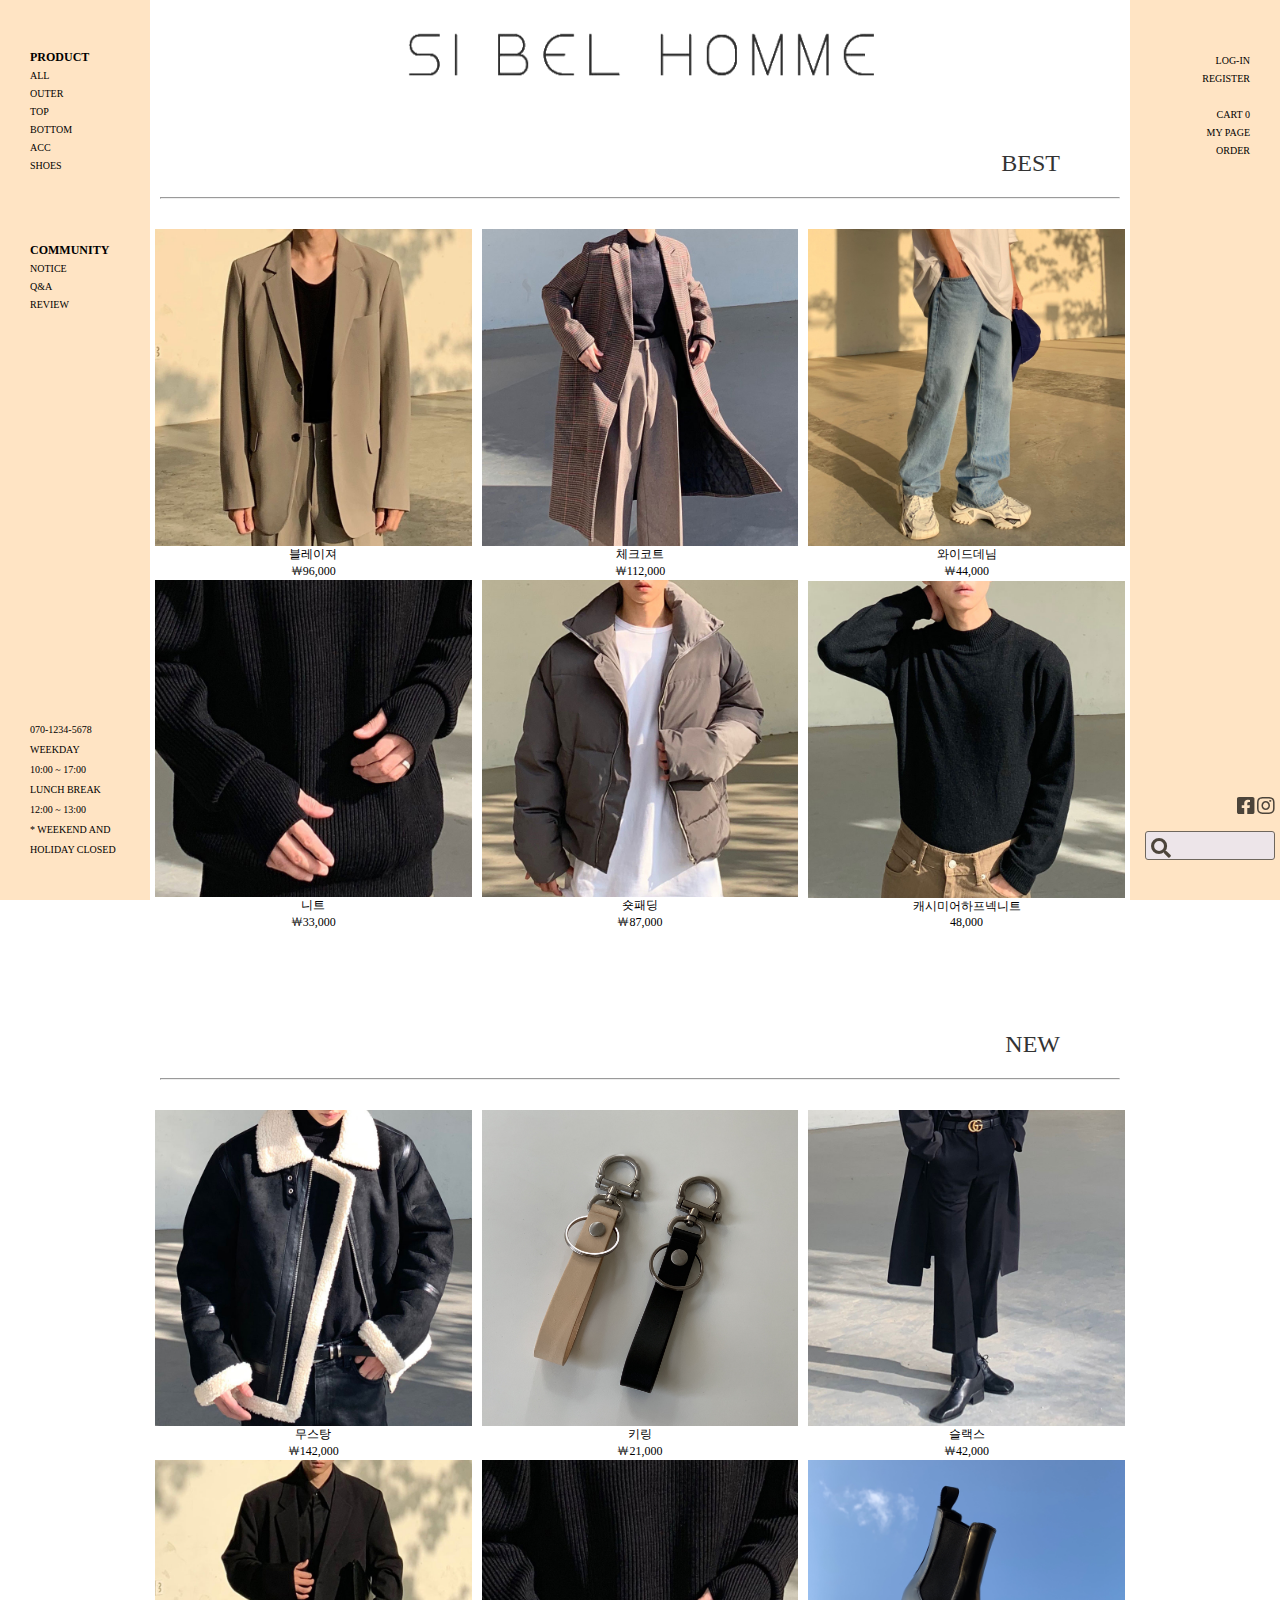
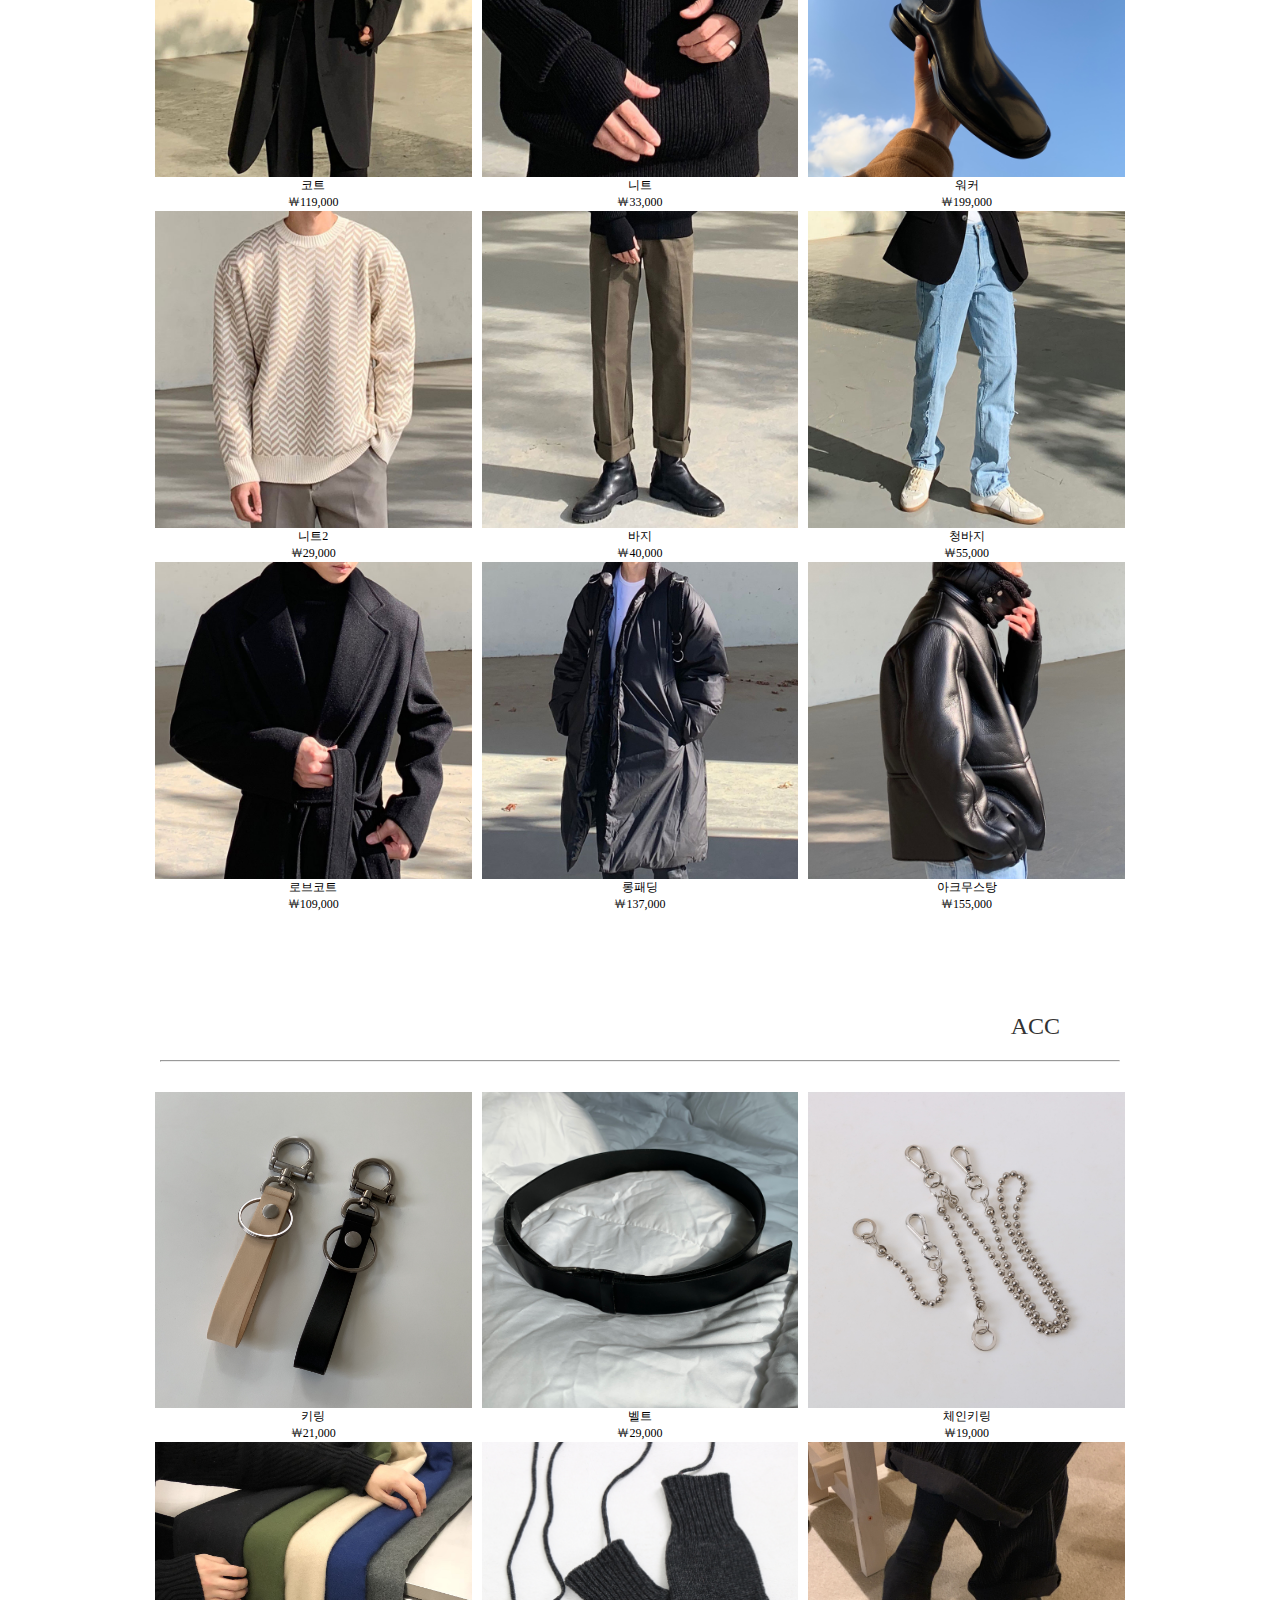
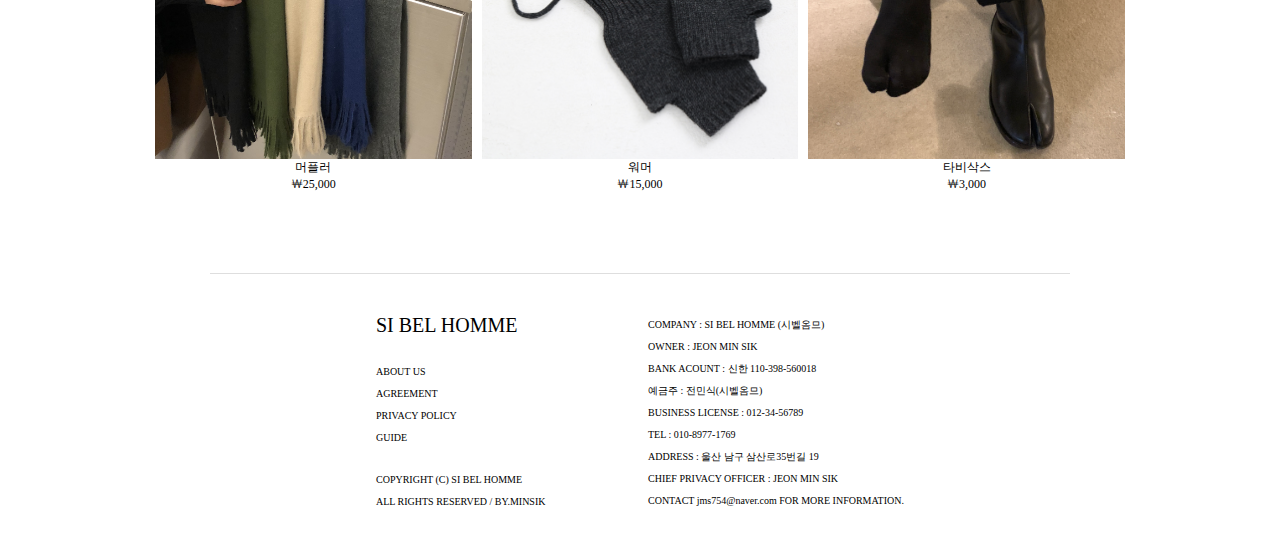
<file: index.html>
<!DOCTYPE html>
<html lang="ko">
<head>
    <meta charset="UTF-8">
    <meta name="viewport" content="width=device-width, initial-scale=1.0">
    <meta http-equiv="X-UA-Compatible" content="ie=edge">
    <title>SI BEL HOMME</title>
    <link rel="stylesheet" href="https://cdnjs.cloudflare.com/ajax/libs/font-awesome/5.11.2/css/all.min.css">
    <link rel="stylesheet" href="css/sibelhomme.css">
    <script src="js/mobilemenu.js"></script>
</head>
<body>
    <div class="wrapper">
        <div class="top">
            <nav id="mobile">
                <div class="product">
                    <ul>
                        <h3>PRODUCT</h3>
                        <li><a href="">ALL</a></li>
                        <li><a href="">OUTER</a></li>
                        <li><a href="">TOP</a></li>
                        <li><a href="">BOTTOM</a></li>
                        <li><a href="">ACC</a></li>
                        <li><a href="">SHOES</a></li>
                    </ul>
                </div>
                <div class="community">
                    <ul>
                        <h3>COMMUNITY</h3> 
                        <li><a href="">NOTICE</a></li>
                        <li><a href="">Q&A</a></li>
                        <li><a href="">REVIEW</a></li>
                    </ul>
                </div>
            <div class="user-area">
                <ul>
                    <li><a href="sibelhomme-login.html">LOG-IN</a></li>
                    <li><a href="register.html">REGISTER</a></li>
                    <li><a href="">CART </a><span>0</span></li>
                    <li><a href="">MY PAGE</a></li>
                    <li><a href="">ORDER</a></li>
                </ul>
            </div>
                <div class="search">
                    <div class="icon">
                        <a href="https://www.facebook.com/jeonminsik94" target="_blank">
                            <i class="fab fa-facebook-square fa-2x"></i>
                        </a>
                        <a href="https://www.instagram.com/sii.ki/" target="_blank">
                            <i class="fab fa-instagram fa-2x"></i>
                        </a>
                    </div>
                    
                <div class="cs-center">
                    <ul>
                        <li>070-1234-5678</li>
                        <li>WEEKDAY <br>
                            10:00 ~ 17:00</li>
                        <li>LUNCH BREAK <br>
                            12:00 ~ 13:00 </li>
                        <li>* WEEKEND AND <br>
                             HOLIDAY CLOSED</li>
                    </ul>
                </div>
            </nav>
            <a href="" class="tab"><span>tab</span><i class="fas fa-bars fa-2x"></i></a>
            <div class="topin">
                <a href="index.html"><img src="img/LOGO4.png" alt=""></a>
            </div>
                <div class="searchbox">
                    <a href=""><i class="fas fa-search fa-2x"></i></a>
                </div>
        </div>
        </div>
        <div class="container">
            <div class="dim">

            </div>
            <div class="leftMenu">
                <div class="product">
                    <ul>
                        <h3>PRODUCT</h3>
                        <li><a href="">ALL</a></li>
                        <li><a href="">OUTER</a></li>
                        <li><a href="">TOP</a></li>
                        <li><a href="">BOTTOM</a></li>
                        <li><a href="">ACC</a></li>
                        <li><a href="">SHOES</a></li>
                    </ul>
                </div>
                <div class="community">
                    <ul>
                        <h3>COMMUNITY</h3> 
                        <li><a href="">NOTICE</a></li>
                        <li><a href="">Q&A</a></li>
                        <li><a href="">REVIEW</a></li>
                    </ul>
                </div>
                <div class="cs-center">
                    <ul>
                        <li>070-1234-5678</li>
                        <li>WEEKDAY <br>
                            10:00 ~ 17:00</li>
                        <li>LUNCH BREAK <br>
                            12:00 ~ 13:00 </li>
                        <li>* WEEKEND AND <br>
                             HOLIDAY CLOSED</li>
                    </ul>
                </div>
            </div>
            <div class="rightMenu">
                <ul>
                    <li><a href="sibelhomme-login.html">LOG-IN</a></li>
                    <li><a href="sibelhomme-register.html">REGISTER</a></li>
                    <br>
                    <li><a href="">CART </a><span>0</span></li>
                    <li><a href="">MY PAGE</a></li>
                    <li><a href="">ORDER</a></li>
                </ul>
                <div class="search">
                    <div class="icon">
                        <a href="https://www.facebook.com/jeonminsik94" target="_blank">
                            <i class="fab fa-facebook-square fa-2x"></i>
                        </a>
                        <a href="https://www.instagram.com/sii.ki/" target="_blank">
                            <i class="fab fa-instagram fa-2x"></i>
                        </a>
                    </div>
                    <form>
                        <div class="searchbox">
                            <input type="text" class="text">
                            <a href=""><i class="fas fa-search fa-2x"></i></a>
                        </div>
                    </form>
                </div>
            </div>
            <div class="content">
                <div id="contents">
                    <h2>BEST</h2>
                    <hr>
                    <div class="view">
                        <ul>
                            <li><a href=""><img src="img/blazer.jpg" alt="">블레이져<br>￦96,000</a></li>
                            <li><a href=""><img src="img/checkcoat.jpg" alt="">체크코트<br>￦112,000</a></li>
                            <li><a href=""><img src="img/widedenim.jpg" alt="">와이드데님<br>￦44,000</a></li>
                            <li><a href=""><img src="img/top.jpg" alt="">니트<br>￦33,000</a></li>
                            <li><a href=""><img src="img/shortpadding.jpg" alt="">숏패딩<br>￦87,000</a></li>
                            <li><a href=""><img src="img/cashmeer.jpg" alt="">캐시미어하프넥니트<br>48,000</a></li>
                        </ul>
                    </div>
                    <h2>NEW</h2>
                    <hr>
                    <div class="view">
                        <ul>
                            <li>
                                <div>
                                    <a href="">
                                        <img src="img/outer.jpg" alt="">
                                        무스탕<br>￦142,000
                                    </a>
                                </div>
                            </li>
                            <li>
                                <div>
                                    <a href="">
                                        <img src="img/acc.jpg" alt="">키링<br>￦21,000
                                    </a>
                                </div>
                            </li>
                            <li>
                                <div>
                                    <a href="">
                                        <img src="img/jean.jpg" alt="">슬랙스<br>￦42,000
                                    </a>
                                </div>
                            </li>
                            <li>
                                <div>
                                    <a href="">
                                        <img src="img/outer2.jpg" alt="">코트<br>￦119,000
                                    </a>
                                </div>
                            </li>
                            <li >
                                <div>
                                    <a href="">
                                        <img src="img/top.jpg" alt="">니트<br>￦33,000
                                    </a>
                                </div>
                            </li>
                            <li>
                                <div>
                                    <a href="">
                                        <img src="img/shoes.jpg" alt="">워커<br>￦199,000
                                    </a>
                                </div>
                            </li>
                            <li>
                                <div>
                                    <a href=""><img src="img/top2.jpg" alt="">니트2<br>￦29,000
                                    </a>
                                </div>
                            </li>
                            <li>
                                <div>
                                    <a href=""><img src="img/jean2.jpg" alt="">바지<br>￦40,000
                                    </a>
                                </div>
                            </li>
                            <li>
                                <div>
                                    <a href=""><img src="img/jean3.jpg" alt="">청바지<br>￦55,000
                                    </a>
                                </div>
                            </li>
                            <li>
                                <div>
                                    <a href=""><img src="img/lobecoat.jpg" alt="">로브코트<br>￦109,000
                                    </a>
                                </div>
                            </li>
                            <li>
                                <div>
                                    <a href=""><img src="img/longpadding.jpg" alt="">롱패딩<br>￦137,000
                                    </a>
                                </div>
                            </li>
                            <li>
                                <div>
                                    <a href=""><img src="img/arcmoostang.jpg" alt="">아크무스탕<br>￦155,000
                                    </a>
                                </div>
                            </li>
                        </ul> 
                    </div>
                <h2>ACC</h2>
                <hr>
                <div class="view">
                    <ul>
                        <li><a href=""><img src="img/acc.jpg" alt="">키링<br>￦21,000</a></li>
                        <li><a href=""><img src="img/blet.jpg" alt="">벨트<br>￦29,000</a></li>
                        <li><a href=""><img src="img/keyring.jpg" alt="">체인키링<br>￦19,000</a></li>
                        <li><a href=""><img src="img/neck.jpg" alt="">머플러<br>￦25,000</a></li>
                        <li><a href=""><img src="img/warmer.jpg" alt="">워머<br>￦15,000</a></li>
                        <li><a href=""><img src="img/tabishacks.jpg" alt="">타비삭스<br>￦3,000</a></li>
                    </ul>
                </div>
                </div>
            </div>
                <div class="footer">
                    
                    <div id="footer">
                        <div class="link">
                            <div id="foot-logo"><a href="index.html">SI BEL HOMME</a></div>
                            <div id="notice">
                                <ul>
                                    <li><a href="">ABOUT US</a></li>
                                    <li><a href="">AGREEMENT</a></li>
                                    <li><a href="">PRIVACY POLICY</a></li>
                                    <li><a href="">GUIDE</a></li>
                                </ul>
                            </div>
                            <p>COPYRIGHT (C) SI BEL HOMME <br>
                                ALL RIGHTS RESERVED / by.MinSik</p>
                        </div>
                        <div class="information1">
                            <ul>
                                <li>COMPANY : SI BEL HOMME (시벨옴므)</li>
                                <li>OWNER : JEON MIN SIK</li>
                                <li>BANK ACOUNT : 신한 110-398-560018</li>
                                <li>예금주 : 전민식(시벨옴므)</li>
                                <li>BUSINESS LICENSE : 012-34-56789 </li>
                                <li>TEL : 010-8977-1769</li>
                                <li>ADDRESS : 울산 남구 삼산로35번길 19</li>
                                <li>CHIEF PRIVACY OFFICER : JEON MIN SIK</li>
                                <li>CONTACT jms754@naver.com FOR MORE INFORMATION.</li>
                            </ul>
                        </div>
                    </div>
                </div>

        </div>
</body>
</html>
</file>
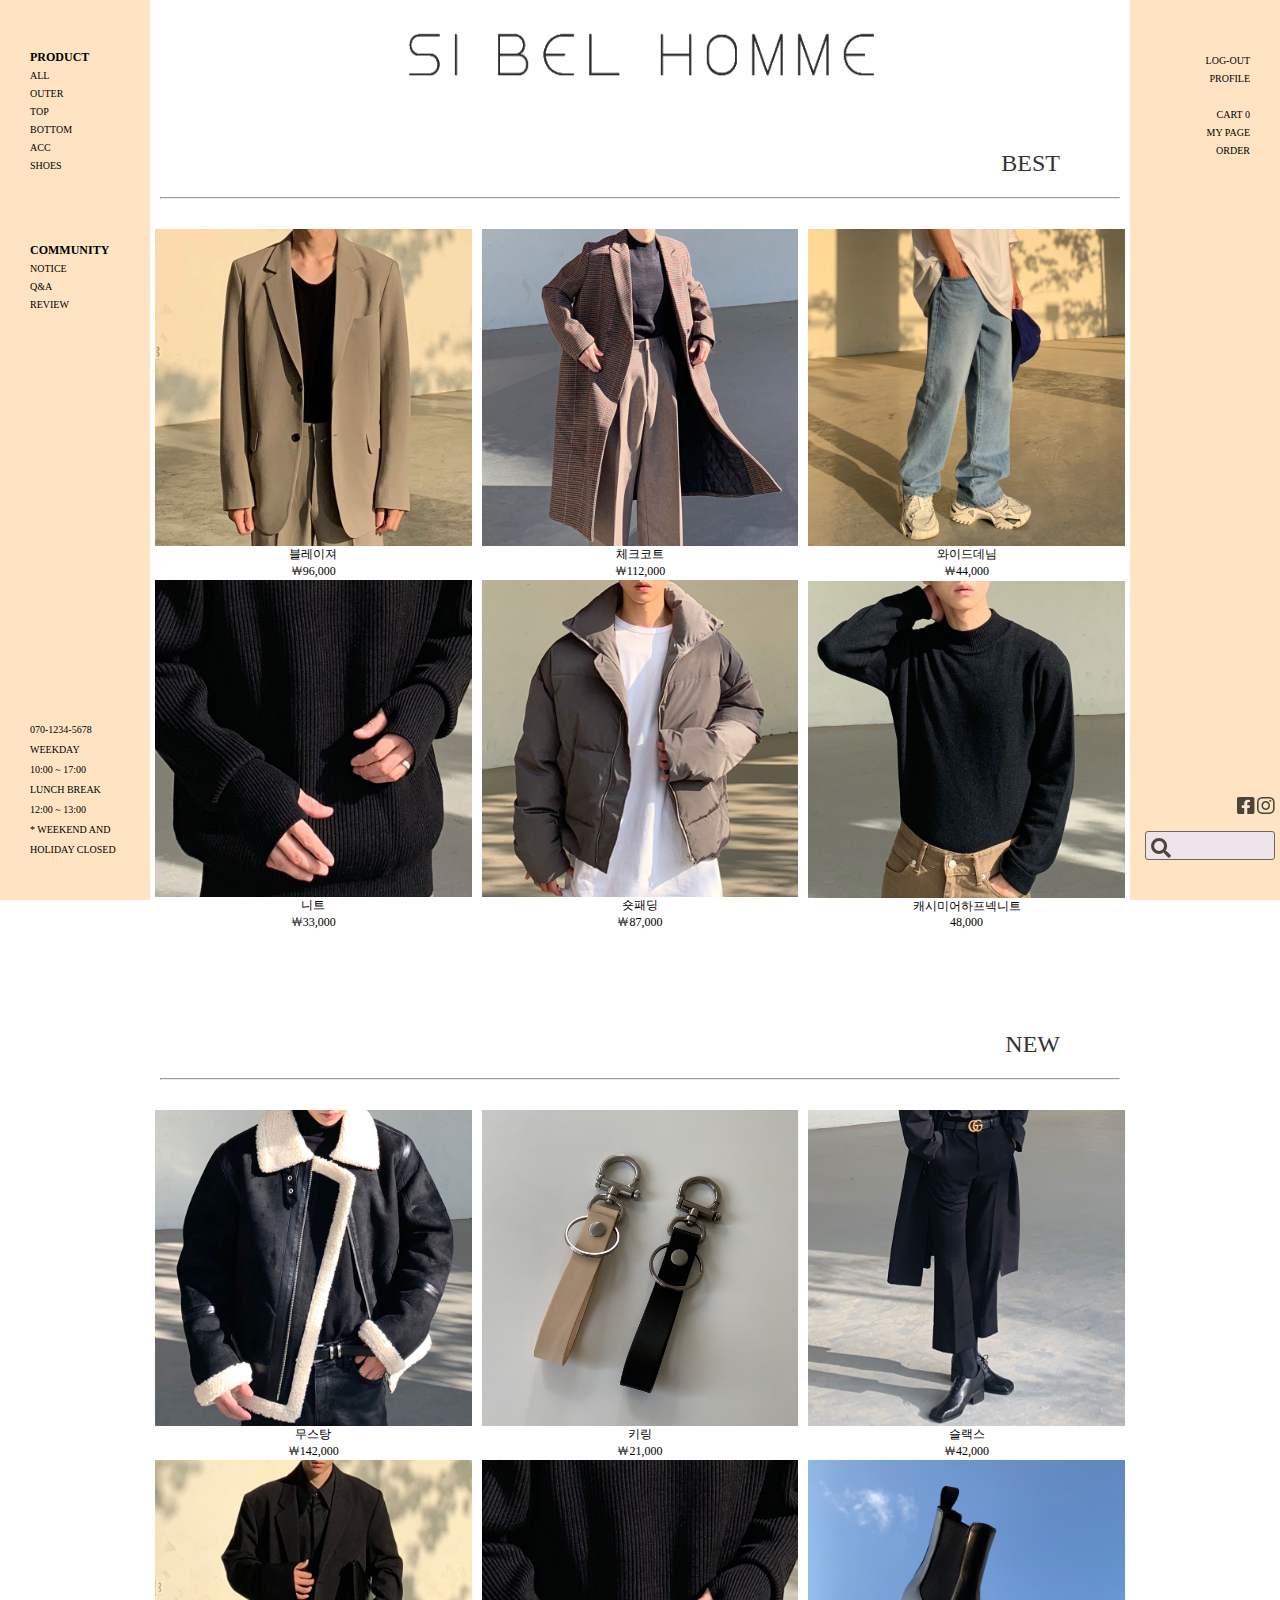
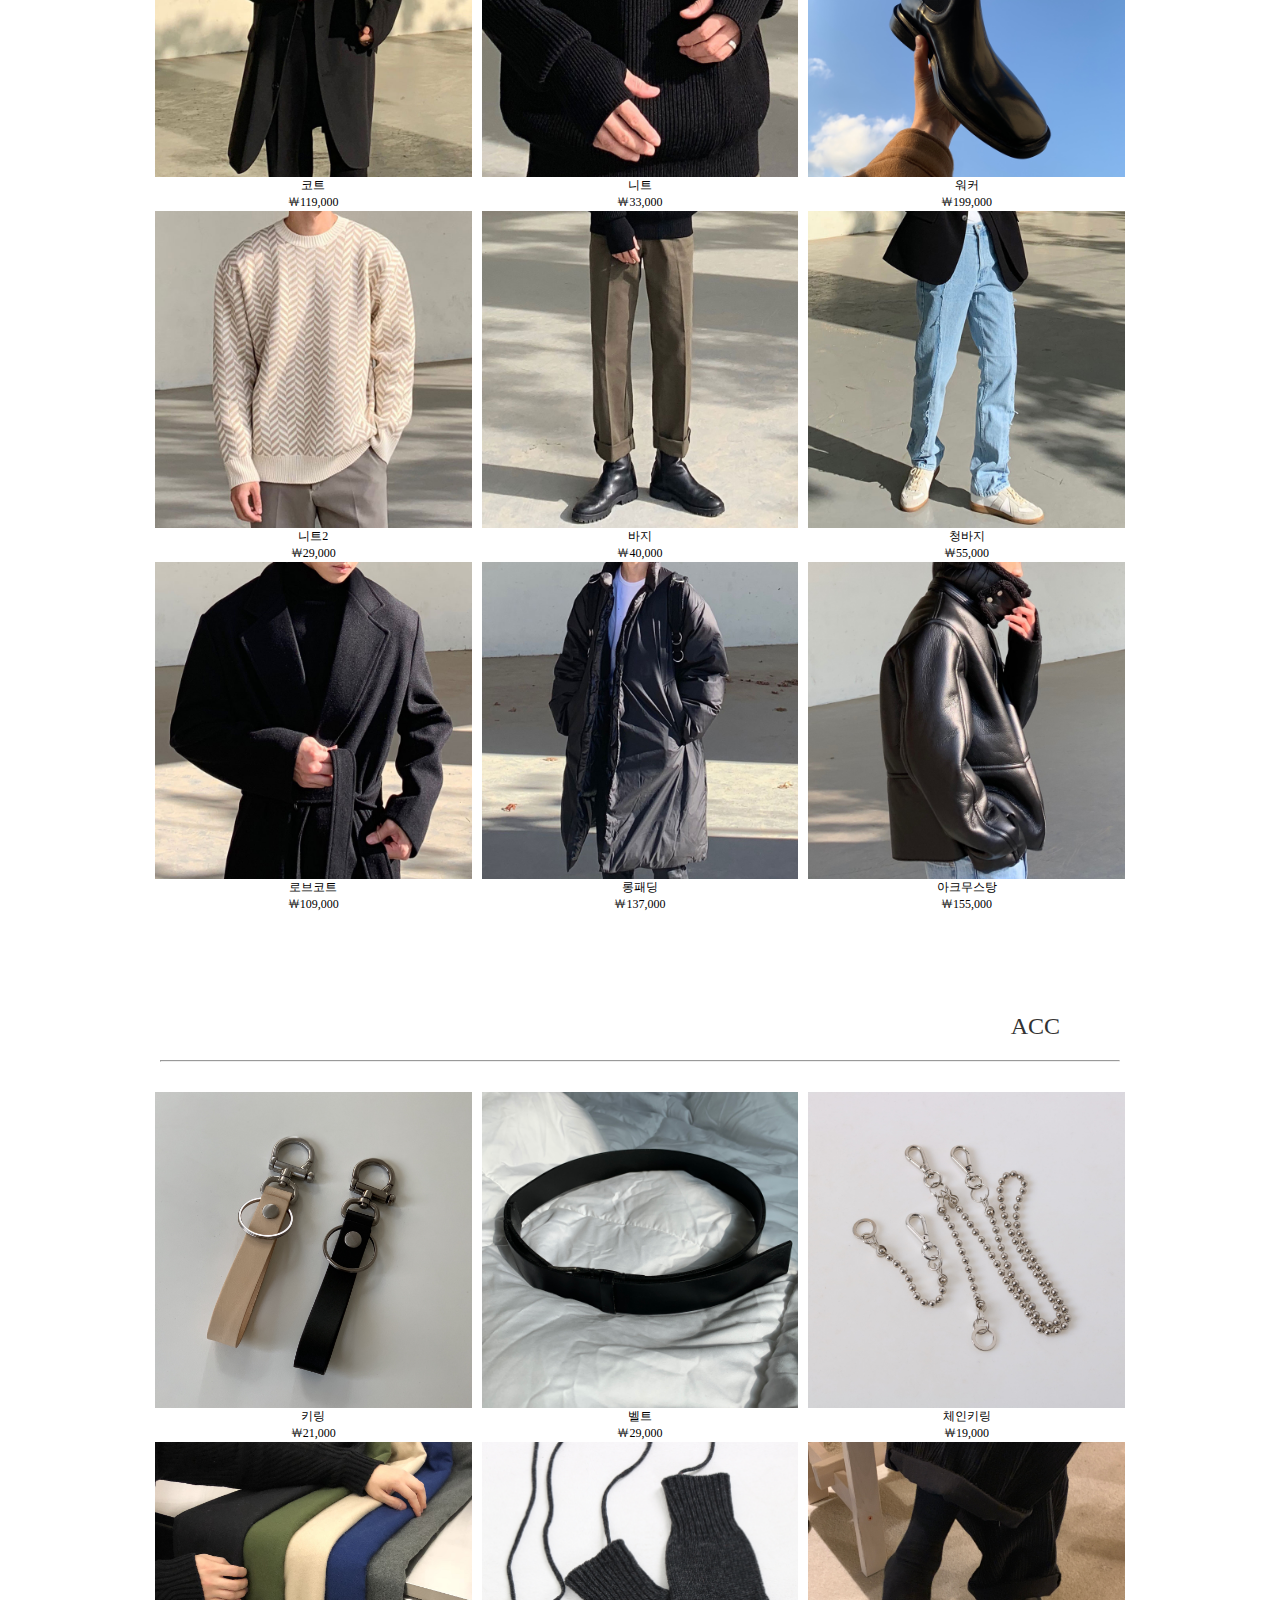
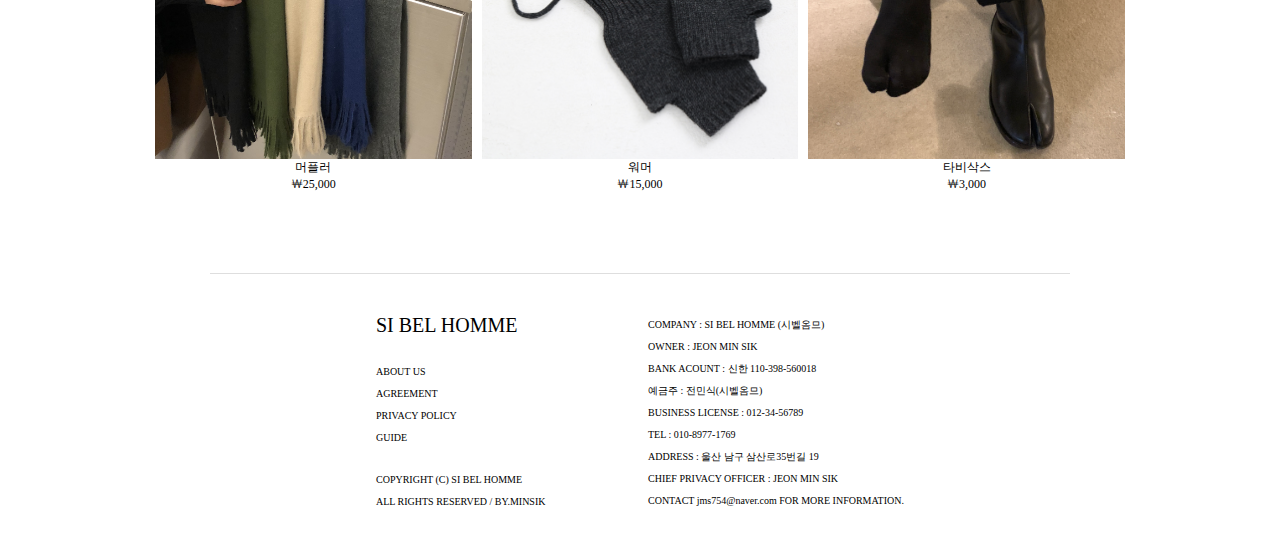
<file: index-login.html>
<!DOCTYPE html>
<html lang="ko">
<head>
    <meta charset="UTF-8">
    <meta name="viewport" content="width=device-width, initial-scale=1.0">
    <meta http-equiv="X-UA-Compatible" content="ie=edge">
    <title>SI BEL HOMME</title>
    <link rel="stylesheet" href="https://cdnjs.cloudflare.com/ajax/libs/font-awesome/5.11.2/css/all.min.css">
    <link rel="stylesheet" href="css/sibelhomme.css">
    <script src="js/mobilemenu.js"></script>
    <script src="js/login-logout.js"></script>
</head>
<body>
    <div class="wrapper">
        <div class="top">
            <nav id="mobile">
                <div class="product">
                    <ul>
                        <h3>PRODUCT</h3>
                        <li><a href="">ALL</a></li>
                        <li><a href="">OUTER</a></li>
                        <li><a href="">TOP</a></li>
                        <li><a href="">BOTTOM</a></li>
                        <li><a href="">ACC</a></li>
                        <li><a href="">SHOES</a></li>
                    </ul>
                </div>
                <div class="community">
                    <ul>
                        <h3>COMMUNITY</h3> 
                        <li><a href="">NOTICE</a></li>
                        <li><a href="">Q&A</a></li>
                        <li><a href="">REVIEW</a></li>
                    </ul>
                </div>
            <div class="user-area">
                <ul>
                    <li><a class="logout" href="main-logout.html">LOG-OUT</a></li>
                    <li><a href="">PROFILE</a></li>
                    <li><a href="">CART </a><span>0</span></li>
                    <li><a href="">MY PAGE</a></li>
                    <li><a href="">ORDER</a></li>
                </ul>
            </div>
                <div class="search">
                    <div class="icon">
                        <a href="https://www.facebook.com/jeonminsik94" target="_blank">
                            <i class="fab fa-facebook-square fa-2x"></i>
                        </a>
                        <a href="https://www.instagram.com/sii.ki/" target="_blank">
                            <i class="fab fa-instagram fa-2x"></i>
                        </a>
                    </div>
                    
                <div class="cs-center">
                    <ul>
                        <li>070-1234-5678</li>
                        <li>WEEKDAY <br>
                            10:00 ~ 17:00</li>
                        <li>LUNCH BREAK <br>
                            12:00 ~ 13:00 </li>
                        <li>* WEEKEND AND <br>
                             HOLIDAY CLOSED</li>
                    </ul>
                </div>
            </nav>
            <a href="" class="tab"><span>tab</span><i class="fas fa-bars fa-2x"></i></a>
            <div class="topin">
                <a href="main-login.html"><img src="img/LOGO4.png" alt=""></a>
            </div>
                <div class="searchbox">
                    <a href=""><i class="fas fa-search fa-2x"></i></a>
                </div>
        </div>
        <div class="container">
            <div class="dim">

            </div>
            <div class="leftMenu">
                <div class="product">
                    <ul>
                        <h3>PRODUCT</h3>
                        <li><a href="">ALL</a></li>
                        <li><a href="">OUTER</a></li>
                        <li><a href="">TOP</a></li>
                        <li><a href="">BOTTOM</a></li>
                        <li><a href="">ACC</a></li>
                        <li><a href="">SHOES</a></li>
                    </ul>
                </div>
                <div class="community">
                    <ul>
                        <h3>COMMUNITY</h3> 
                        <li><a href="">NOTICE</a></li>
                        <li><a href="">Q&A</a></li>
                        <li><a href="">REVIEW</a></li>
                    </ul>
                </div>
                <div class="cs-center">
                    <ul>
                        <li>070-1234-5678</li>
                        <li>WEEKDAY <br>
                            10:00 ~ 17:00</li>
                        <li>LUNCH BREAK <br>
                            12:00 ~ 13:00 </li>
                        <li>* WEEKEND AND <br>
                             HOLIDAY CLOSED</li>
                    </ul>
                </div>
            </div>
            <div class="rightMenu">
                <ul>
                    <li class="logout1"><a href="main-logout.html">LOG-OUT</a></li>
                    <li><a href="">PROFILE</a></li>
                    <br>
                    <li><a href="">CART </a><span>0</span></li>
                    <li><a href="">MY PAGE</a></li>
                    <li><a href="">ORDER</a></li>
                </ul>
                <div class="search">
                    <div class="icon">
                        <a href="https://www.facebook.com/jeonminsik94" target="_blank">
                            <i class="fab fa-facebook-square fa-2x"></i>
                        </a>
                        <a href="https://www.instagram.com/sii.ki/" target="_blank">
                            <i class="fab fa-instagram fa-2x"></i>
                        </a>
                    </div>
                    <form>
                        <div class="searchbox">
                            <input type="text" class="text">
                            <a href=""><i class="fas fa-search fa-2x"></i></a>
                        </div>
                    </form>
                </div>
            </div>
            <div class="content">
                <div id="contents">
                    <h2>BEST</h2>
                    <hr>
                    <div class="view">
                        <ul>
                            <li><a href=""><img src="img/blazer.jpg" alt="">블레이져<br>￦96,000</a></li>
                            <li><a href=""><img src="img/checkcoat.jpg" alt="">체크코트<br>￦112,000</a></li>
                            <li><a href=""><img src="img/widedenim.jpg" alt="">와이드데님<br>￦44,000</a></li>
                            <li><a href=""><img src="img/top.jpg" alt="">니트<br>￦33,000</a></li>
                            <li><a href=""><img src="img/shortpadding.jpg" alt="">숏패딩<br>￦87,000</a></li>
                            <li><a href=""><img src="img/cashmeer.jpg" alt="">캐시미어하프넥니트<br>48,000</a></li>
                        </ul>
                    </div>
                    <h2>NEW</h2>
                    <hr>
                    <div class="view">
                        <ul>
                            <li>
                                <div>
                                    <a href="">
                                        <img src="img/outer.jpg" alt="">
                                        무스탕<br>￦142,000
                                    </a>
                                </div>
                            </li>
                            <li>
                                <div>
                                    <a href="">
                                        <img src="img/acc.jpg" alt="">키링<br>￦21,000
                                    </a>
                                </div>
                            </li>
                            <li>
                                <div>
                                    <a href="">
                                        <img src="img/jean.jpg" alt="">슬랙스<br>￦42,000
                                    </a>
                                </div>
                            </li>
                            <li>
                                <div>
                                    <a href="">
                                        <img src="img/outer2.jpg" alt="">코트<br>￦119,000
                                    </a>
                                </div>
                            </li>
                            <li >
                                <div>
                                    <a href="">
                                        <img src="img/top.jpg" alt="">니트<br>￦33,000
                                    </a>
                                </div>
                            </li>
                            <li>
                                <div>
                                    <a href="">
                                        <img src="img/shoes.jpg" alt="">워커<br>￦199,000
                                    </a>
                                </div>
                            </li>
                            <li>
                                <div>
                                    <a href=""><img src="img/top2.jpg" alt="">니트2<br>￦29,000
                                    </a>
                                </div>
                            </li>
                            <li>
                                <div>
                                    <a href=""><img src="img/jean2.jpg" alt="">바지<br>￦40,000
                                    </a>
                                </div>
                            </li>
                            <li>
                                <div>
                                    <a href=""><img src="img/jean3.jpg" alt="">청바지<br>￦55,000
                                    </a>
                                </div>
                            </li>
                            <li>
                                <div>
                                    <a href=""><img src="img/lobecoat.jpg" alt="">로브코트<br>￦109,000
                                    </a>
                                </div>
                            </li>
                            <li>
                                <div>
                                    <a href=""><img src="img/longpadding.jpg" alt="">롱패딩<br>￦137,000
                                    </a>
                                </div>
                            </li>
                            <li>
                                <div>
                                    <a href=""><img src="img/arcmoostang.jpg" alt="">아크무스탕<br>￦155,000
                                    </a>
                                </div>
                            </li>
                        </ul> 
                    </div>
                <h2>ACC</h2>
                <hr>
                <div class="view">
                    <ul>
                        <li><a href=""><img src="img/acc.jpg" alt="">키링<br>￦21,000</a></li>
                        <li><a href=""><img src="img/blet.jpg" alt="">벨트<br>￦29,000</a></li>
                        <li><a href=""><img src="img/keyring.jpg" alt="">체인키링<br>￦19,000</a></li>
                        <li><a href=""><img src="img/neck.jpg" alt="">머플러<br>￦25,000</a></li>
                        <li><a href=""><img src="img/warmer.jpg" alt="">워머<br>￦15,000</a></li>
                        <li><a href=""><img src="img/tabishacks.jpg" alt="">타비삭스<br>￦3,000</a></li>
                    </ul>
                </div>
            </div>
        </div> 
                <div class="footer">
                    <div id="footer">
                        <div class="link">
                            <div id="foot-logo"><a href="main-login.html">SI BEL HOMME</a></div>
                            <div id="notice">
                                <ul>
                                    <li><a href="">ABOUT US</a></li>
                                    <li><a href="">AGREEMENT</a></li>
                                    <li><a href="">PRIVACY POLICY</a></li>
                                    <li><a href="">GUIDE</a></li>
                                </ul>
                            </div>
                            <p>COPYRIGHT (C) SI BEL HOMME <br>
                                ALL RIGHTS RESERVED / by.MinSik</p>
                        </div>
                        <div class="information1">
                            <ul>
                                <li>COMPANY : SI BEL HOMME (시벨옴므)</li>
                                <li>OWNER : JEON MIN SIK</li>
                                <li>BANK ACOUNT : 신한 110-398-560018</li>
                                <li>예금주 : 전민식(시벨옴므)</li>
                                <li>BUSINESS LICENSE : 012-34-56789 </li>
                                <li>TEL : 010-8977-1769</li>
                                <li>ADDRESS : 울산 남구 삼산로35번길 19</li>
                                <li>CHIEF PRIVACY OFFICER : JEON MIN SIK</li>
                                <li>CONTACT jms754@naver.com FOR MORE INFORMATION.</li>
                            </ul>
                        </div>
                    </div>
                </div>
    </div>
</body>
</html>
</file>
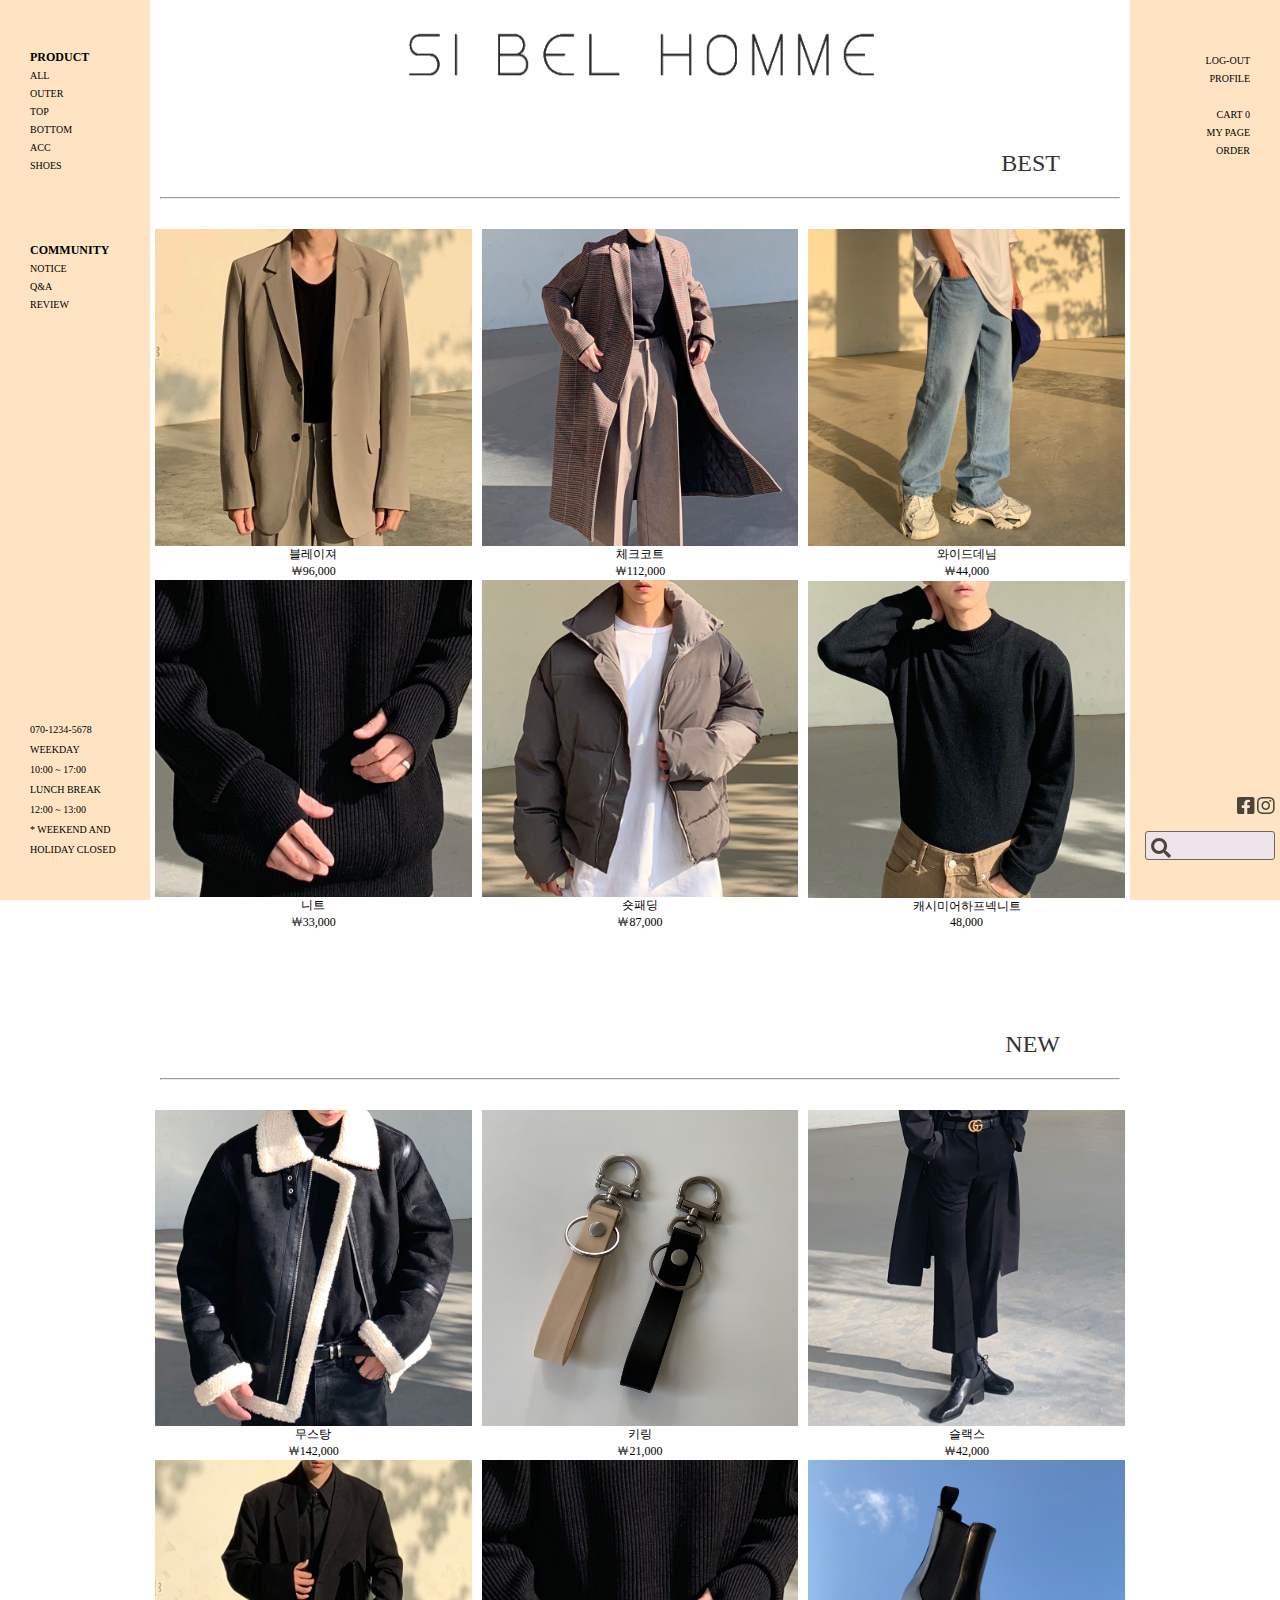
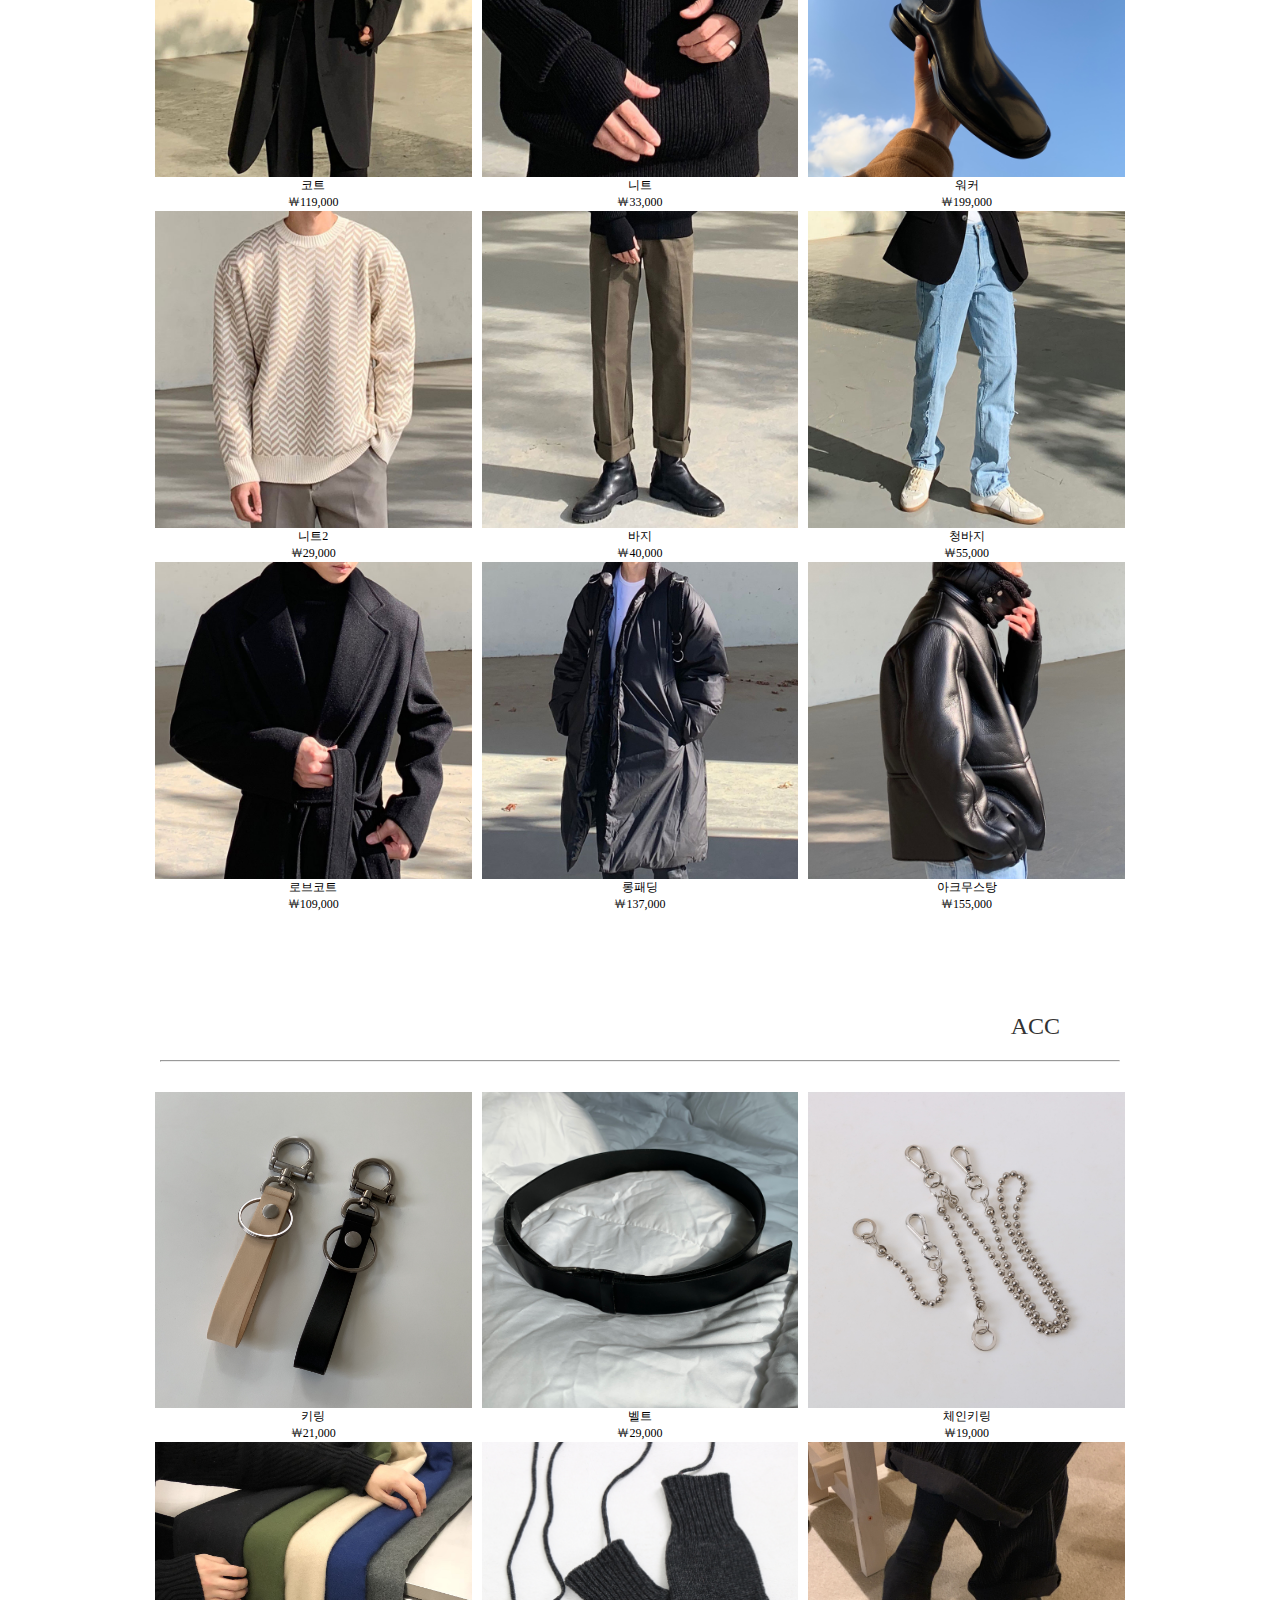
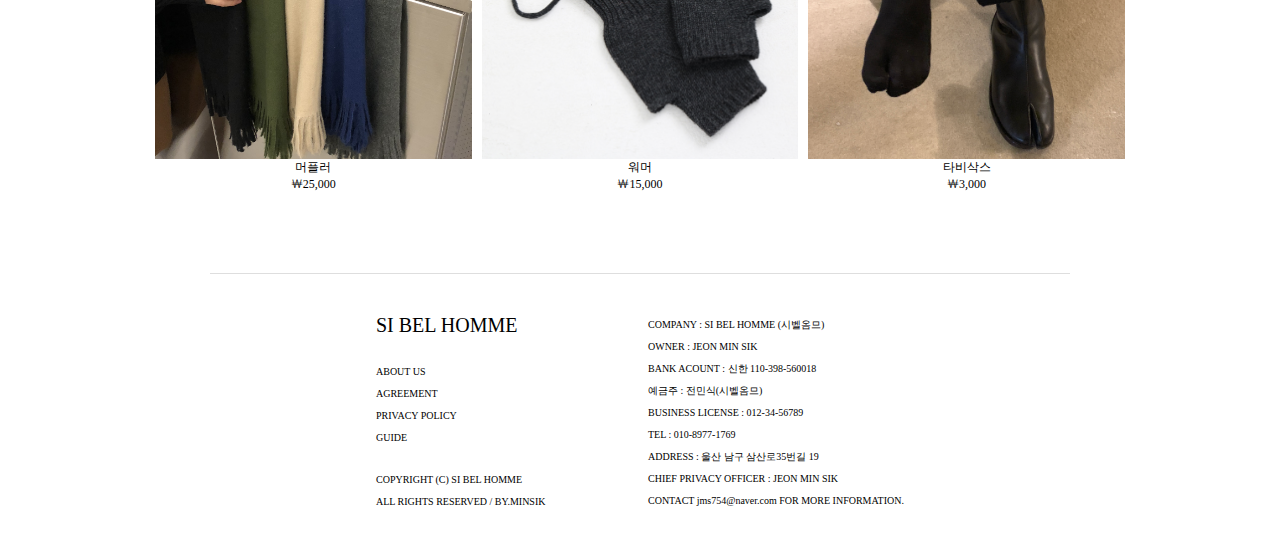
<file: login-index.html>
<!DOCTYPE html>
<html lang="ko">
<head>
    <meta charset="UTF-8">
    <meta name="viewport" content="width=device-width, initial-scale=1.0">
    <meta http-equiv="X-UA-Compatible" content="ie=edge">
    <title>SI BEL HOMME</title>
    <link rel="stylesheet" href="https://cdnjs.cloudflare.com/ajax/libs/font-awesome/5.11.2/css/all.min.css">
    <link rel="stylesheet" href="css/sibelhomme.css">
    <script src="js/mobilemenu.js"></script>
    <script src="js/login-logout.js"></script>
</head>
<body>
    <div class="wrapper">
        <div class="top">
            <nav id="mobile">
                <div class="product">
                    <ul>
                        <h3>PRODUCT</h3>
                        <li><a href="">ALL</a></li>
                        <li><a href="">OUTER</a></li>
                        <li><a href="">TOP</a></li>
                        <li><a href="">BOTTOM</a></li>
                        <li><a href="">ACC</a></li>
                        <li><a href="">SHOES</a></li>
                    </ul>
                </div>
                <div class="community">
                    <ul>
                        <h3>COMMUNITY</h3> 
                        <li><a href="">NOTICE</a></li>
                        <li><a href="">Q&A</a></li>
                        <li><a href="">REVIEW</a></li>
                    </ul>
                </div>
            <div class="user-area">
                <ul>
                    <li><a class="logout" href="index.html">LOG-OUT</a></li>
                    <li><a href="">PROFILE</a></li>
                    <li><a href="">CART </a><span>0</span></li>
                    <li><a href="">MY PAGE</a></li>
                    <li><a href="">ORDER</a></li>
                </ul>
            </div>
                <div class="search">
                    <div class="icon">
                        <a href="https://www.facebook.com/jeonminsik94" target="_blank">
                            <i class="fab fa-facebook-square fa-2x"></i>
                        </a>
                        <a href="https://www.instagram.com/sii.ki/" target="_blank">
                            <i class="fab fa-instagram fa-2x"></i>
                        </a>
                    </div>
                    
                <div class="cs-center">
                    <ul>
                        <li>070-1234-5678</li>
                        <li>WEEKDAY <br>
                            10:00 ~ 17:00</li>
                        <li>LUNCH BREAK <br>
                            12:00 ~ 13:00 </li>
                        <li>* WEEKEND AND <br>
                             HOLIDAY CLOSED</li>
                    </ul>
                </div>
            </nav>
            <a href="" class="tab"><span>tab</span><i class="fas fa-bars fa-2x"></i></a>
            <div class="topin">
                <a href="login-index.html"><img src="img/LOGO4.png" alt=""></a>
            </div>
                <div class="searchbox">
                    <a href=""><i class="fas fa-search fa-2x"></i></a>
                </div>
        </div>
        <div class="container">
            <div class="dim">

            </div>
            <div class="leftMenu">
                <div class="product">
                    <ul>
                        <h3>PRODUCT</h3>
                        <li><a href="">ALL</a></li>
                        <li><a href="">OUTER</a></li>
                        <li><a href="">TOP</a></li>
                        <li><a href="">BOTTOM</a></li>
                        <li><a href="">ACC</a></li>
                        <li><a href="">SHOES</a></li>
                    </ul>
                </div>
                <div class="community">
                    <ul>
                        <h3>COMMUNITY</h3> 
                        <li><a href="">NOTICE</a></li>
                        <li><a href="">Q&A</a></li>
                        <li><a href="">REVIEW</a></li>
                    </ul>
                </div>
                <div class="cs-center">
                    <ul>
                        <li>070-1234-5678</li>
                        <li>WEEKDAY <br>
                            10:00 ~ 17:00</li>
                        <li>LUNCH BREAK <br>
                            12:00 ~ 13:00 </li>
                        <li>* WEEKEND AND <br>
                             HOLIDAY CLOSED</li>
                    </ul>
                </div>
            </div>
            <div class="rightMenu">
                <ul>
                    <li class="logout1"><a href="index.html">LOG-OUT</a></li>
                    <li><a href="">PROFILE</a></li>
                    <br>
                    <li><a href="">CART </a><span>0</span></li>
                    <li><a href="">MY PAGE</a></li>
                    <li><a href="">ORDER</a></li>
                </ul>
                <div class="search">
                    <div class="icon">
                        <a href="https://www.facebook.com/jeonminsik94" target="_blank">
                            <i class="fab fa-facebook-square fa-2x"></i>
                        </a>
                        <a href="https://www.instagram.com/sii.ki/" target="_blank">
                            <i class="fab fa-instagram fa-2x"></i>
                        </a>
                    </div>
                    <form>
                        <div class="searchbox">
                            <input type="text" class="text">
                            <a href=""><i class="fas fa-search fa-2x"></i></a>
                        </div>
                    </form>
                </div>
            </div>
            <div class="content">
                <div id="contents">
                    <h2>BEST</h2>
                    <hr>
                    <div class="view">
                        <ul>
                            <li><a href=""><img src="img/blazer.jpg" alt="">블레이져<br>￦96,000</a></li>
                            <li><a href=""><img src="img/checkcoat.jpg" alt="">체크코트<br>￦112,000</a></li>
                            <li><a href=""><img src="img/widedenim.jpg" alt="">와이드데님<br>￦44,000</a></li>
                            <li><a href=""><img src="img/top.jpg" alt="">니트<br>￦33,000</a></li>
                            <li><a href=""><img src="img/shortpadding.jpg" alt="">숏패딩<br>￦87,000</a></li>
                            <li><a href=""><img src="img/cashmeer.jpg" alt="">캐시미어하프넥니트<br>48,000</a></li>
                        </ul>
                    </div>
                    <h2>NEW</h2>
                    <hr>
                    <div class="view">
                        <ul>
                            <li>
                                <div>
                                    <a href="">
                                        <img src="img/outer.jpg" alt="">
                                        무스탕<br>￦142,000
                                    </a>
                                </div>
                            </li>
                            <li>
                                <div>
                                    <a href="">
                                        <img src="img/acc.jpg" alt="">키링<br>￦21,000
                                    </a>
                                </div>
                            </li>
                            <li>
                                <div>
                                    <a href="">
                                        <img src="img/jean.jpg" alt="">슬랙스<br>￦42,000
                                    </a>
                                </div>
                            </li>
                            <li>
                                <div>
                                    <a href="">
                                        <img src="img/outer2.jpg" alt="">코트<br>￦119,000
                                    </a>
                                </div>
                            </li>
                            <li >
                                <div>
                                    <a href="">
                                        <img src="img/top.jpg" alt="">니트<br>￦33,000
                                    </a>
                                </div>
                            </li>
                            <li>
                                <div>
                                    <a href="">
                                        <img src="img/shoes.jpg" alt="">워커<br>￦199,000
                                    </a>
                                </div>
                            </li>
                            <li>
                                <div>
                                    <a href=""><img src="img/top2.jpg" alt="">니트2<br>￦29,000
                                    </a>
                                </div>
                            </li>
                            <li>
                                <div>
                                    <a href=""><img src="img/jean2.jpg" alt="">바지<br>￦40,000
                                    </a>
                                </div>
                            </li>
                            <li>
                                <div>
                                    <a href=""><img src="img/jean3.jpg" alt="">청바지<br>￦55,000
                                    </a>
                                </div>
                            </li>
                            <li>
                                <div>
                                    <a href=""><img src="img/lobecoat.jpg" alt="">로브코트<br>￦109,000
                                    </a>
                                </div>
                            </li>
                            <li>
                                <div>
                                    <a href=""><img src="img/longpadding.jpg" alt="">롱패딩<br>￦137,000
                                    </a>
                                </div>
                            </li>
                            <li>
                                <div>
                                    <a href=""><img src="img/arcmoostang.jpg" alt="">아크무스탕<br>￦155,000
                                    </a>
                                </div>
                            </li>
                        </ul> 
                    </div>
                <h2>ACC</h2>
                <hr>
                <div class="view">
                    <ul>
                        <li><a href=""><img src="img/acc.jpg" alt="">키링<br>￦21,000</a></li>
                        <li><a href=""><img src="img/blet.jpg" alt="">벨트<br>￦29,000</a></li>
                        <li><a href=""><img src="img/keyring.jpg" alt="">체인키링<br>￦19,000</a></li>
                        <li><a href=""><img src="img/neck.jpg" alt="">머플러<br>￦25,000</a></li>
                        <li><a href=""><img src="img/warmer.jpg" alt="">워머<br>￦15,000</a></li>
                        <li><a href=""><img src="img/tabishacks.jpg" alt="">타비삭스<br>￦3,000</a></li>
                    </ul>
                </div>
            </div>
        </div> 
                <div class="footer">
                    <div id="footer">
                        <div class="link">
                            <div id="foot-logo"><a href="login-index.html">SI BEL HOMME</a></div>
                            <div id="notice">
                                <ul>
                                    <li><a href="">ABOUT US</a></li>
                                    <li><a href="">AGREEMENT</a></li>
                                    <li><a href="">PRIVACY POLICY</a></li>
                                    <li><a href="">GUIDE</a></li>
                                </ul>
                            </div>
                            <p>COPYRIGHT (C) SI BEL HOMME <br>
                                ALL RIGHTS RESERVED / by.MinSik</p>
                        </div>
                        <div class="information1">
                            <ul>
                                <li>COMPANY : SI BEL HOMME (시벨옴므)</li>
                                <li>OWNER : JEON MIN SIK</li>
                                <li>BANK ACOUNT : 신한 110-398-560018</li>
                                <li>예금주 : 전민식(시벨옴므)</li>
                                <li>BUSINESS LICENSE : 012-34-56789 </li>
                                <li>TEL : 010-8977-1769</li>
                                <li>ADDRESS : 울산 남구 삼산로35번길 19</li>
                                <li>CHIEF PRIVACY OFFICER : JEON MIN SIK</li>
                                <li>CONTACT jms754@naver.com FOR MORE INFORMATION.</li>
                            </ul>
                        </div>
                    </div>
                </div>
    </div>
</body>
</html>
</file>
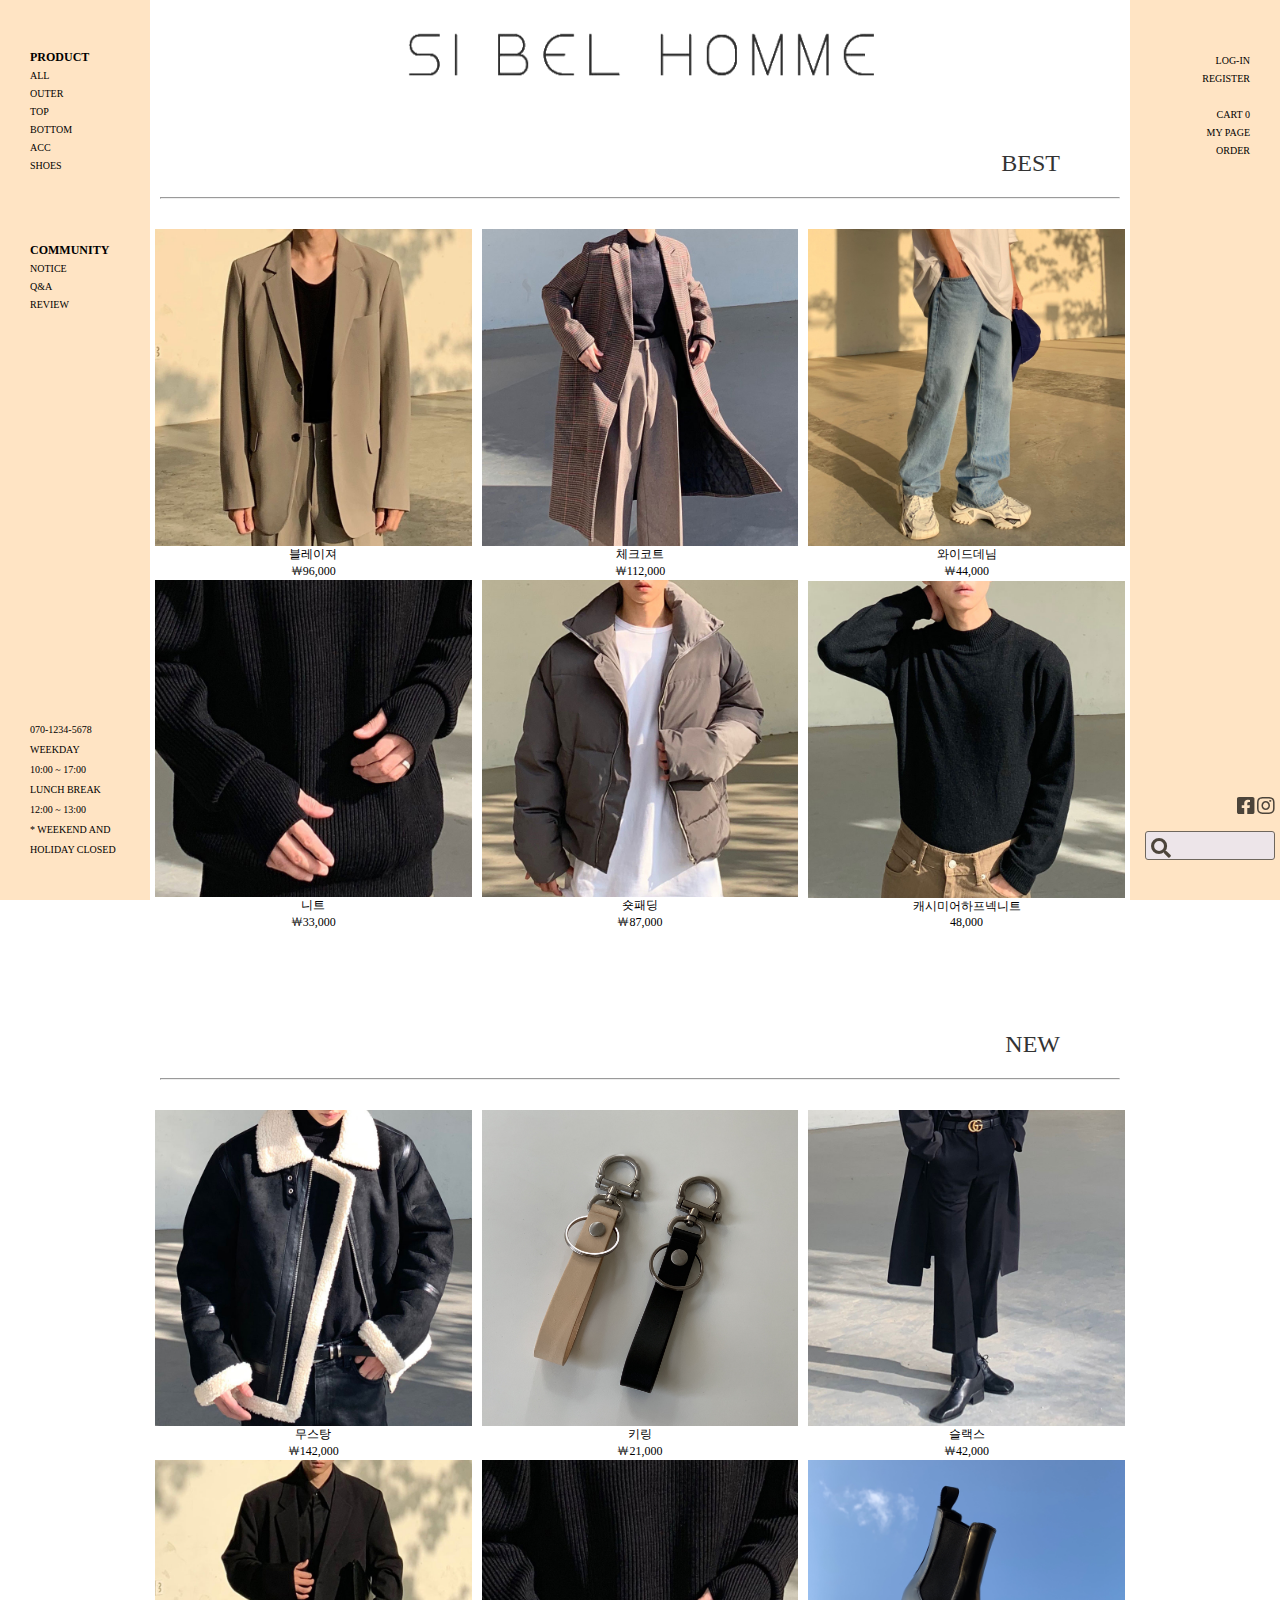
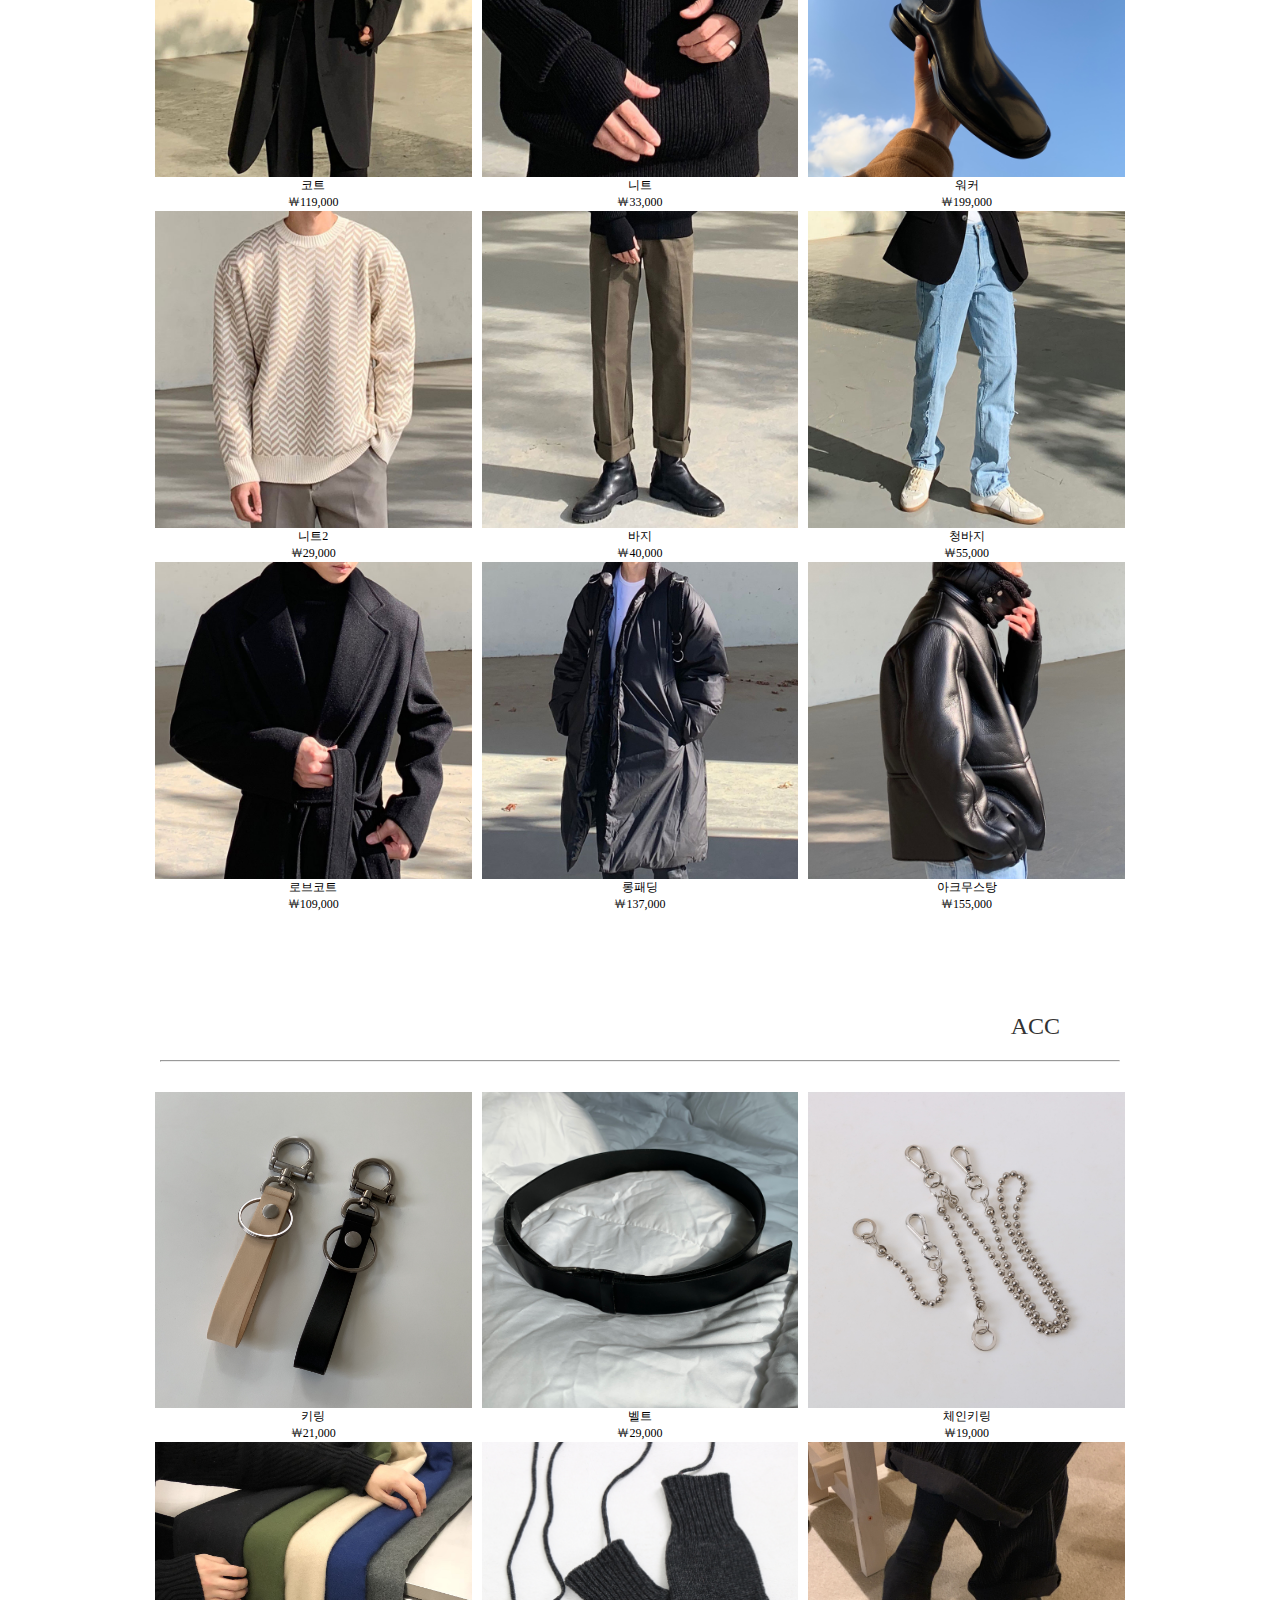
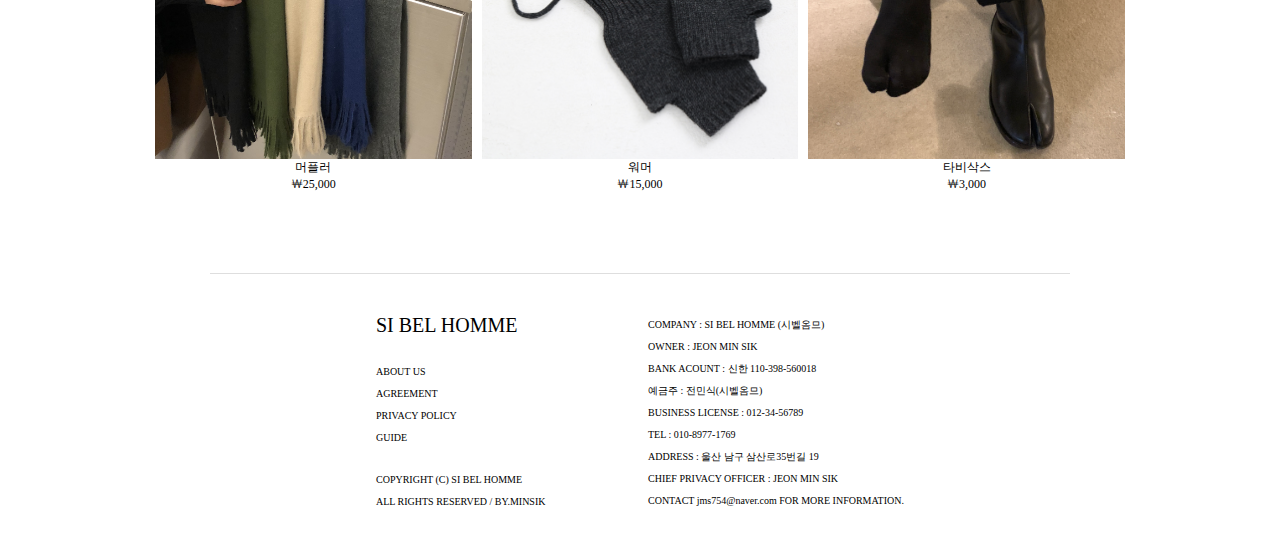
<file: main-logout.html>
<!DOCTYPE html>
<html lang="ko">
<head>
    <meta charset="UTF-8">
    <meta name="viewport" content="width=device-width, initial-scale=1.0">
    <meta http-equiv="X-UA-Compatible" content="ie=edge">
    <title>SI BEL HOMME</title>
    <link rel="stylesheet" href="https://cdnjs.cloudflare.com/ajax/libs/font-awesome/5.11.2/css/all.min.css">
    <link rel="stylesheet" href="css/sibelhomme.css">
    <script src="js/mobilemenu.js"></script>
</head>
<body>
    <div class="wrapper">
        <div class="top">
            <nav id="mobile">
                <div class="product">
                    <ul>
                        <h3>PRODUCT</h3>
                        <li><a href="">ALL</a></li>
                        <li><a href="">OUTER</a></li>
                        <li><a href="">TOP</a></li>
                        <li><a href="">BOTTOM</a></li>
                        <li><a href="">ACC</a></li>
                        <li><a href="">SHOES</a></li>
                    </ul>
                </div>
                <div class="community">
                    <ul>
                        <h3>COMMUNITY</h3> 
                        <li><a href="">NOTICE</a></li>
                        <li><a href="">Q&A</a></li>
                        <li><a href="">REVIEW</a></li>
                    </ul>
                </div>
            <div class="user-area">
                <ul>
                    <li><a href="sibelhomme-login.html">LOG-IN</a></li>
                    <li><a href="register.html">REGISTER</a></li>
                    <li><a href="">CART </a><span>0</span></li>
                    <li><a href="">MY PAGE</a></li>
                    <li><a href="">ORDER</a></li>
                </ul>
            </div>
                <div class="search">
                    <div class="icon">
                        <a href="https://www.facebook.com/jeonminsik94" target="_blank">
                            <i class="fab fa-facebook-square fa-2x"></i>
                        </a>
                        <a href="https://www.instagram.com/sii.ki/" target="_blank">
                            <i class="fab fa-instagram fa-2x"></i>
                        </a>
                    </div>
                    
                <div class="cs-center">
                    <ul>
                        <li>070-1234-5678</li>
                        <li>WEEKDAY <br>
                            10:00 ~ 17:00</li>
                        <li>LUNCH BREAK <br>
                            12:00 ~ 13:00 </li>
                        <li>* WEEKEND AND <br>
                             HOLIDAY CLOSED</li>
                    </ul>
                </div>
            </nav>
            <a href="" class="tab"><span>tab</span><i class="fas fa-bars fa-2x"></i></a>
            <div class="topin">
                <a href="main-logout.html"><img src="img/LOGO4.png" alt=""></a>
            </div>
                <div class="searchbox">
                    <a href=""><i class="fas fa-search fa-2x"></i></a>
                </div>
        </div>
        </div>
        <div class="container">
            <div class="dim">

            </div>
            <div class="leftMenu">
                <div class="product">
                    <ul>
                        <h3>PRODUCT</h3>
                        <li><a href="">ALL</a></li>
                        <li><a href="">OUTER</a></li>
                        <li><a href="">TOP</a></li>
                        <li><a href="">BOTTOM</a></li>
                        <li><a href="">ACC</a></li>
                        <li><a href="">SHOES</a></li>
                    </ul>
                </div>
                <div class="community">
                    <ul>
                        <h3>COMMUNITY</h3> 
                        <li><a href="">NOTICE</a></li>
                        <li><a href="">Q&A</a></li>
                        <li><a href="">REVIEW</a></li>
                    </ul>
                </div>
                <div class="cs-center">
                    <ul>
                        <li>070-1234-5678</li>
                        <li>WEEKDAY <br>
                            10:00 ~ 17:00</li>
                        <li>LUNCH BREAK <br>
                            12:00 ~ 13:00 </li>
                        <li>* WEEKEND AND <br>
                             HOLIDAY CLOSED</li>
                    </ul>
                </div>
            </div>
            <div class="rightMenu">
                <ul>
                    <li><a href="sibelhomme-login.html">LOG-IN</a></li>
                    <li><a href="sibelhomme-register.html">REGISTER</a></li>
                    <br>
                    <li><a href="">CART </a><span>0</span></li>
                    <li><a href="">MY PAGE</a></li>
                    <li><a href="">ORDER</a></li>
                </ul>
                <div class="search">
                    <div class="icon">
                        <a href="https://www.facebook.com/jeonminsik94" target="_blank">
                            <i class="fab fa-facebook-square fa-2x"></i>
                        </a>
                        <a href="https://www.instagram.com/sii.ki/" target="_blank">
                            <i class="fab fa-instagram fa-2x"></i>
                        </a>
                    </div>
                    <form>
                        <div class="searchbox">
                            <input type="text" class="text">
                            <a href=""><i class="fas fa-search fa-2x"></i></a>
                        </div>
                    </form>
                </div>
            </div>
            <div class="content">
                <div id="contents">
                    <h2>BEST</h2>
                    <hr>
                    <div class="view">
                        <ul>
                            <li><a href=""><img src="img/blazer.jpg" alt="">블레이져<br>￦96,000</a></li>
                            <li><a href=""><img src="img/checkcoat.jpg" alt="">체크코트<br>￦112,000</a></li>
                            <li><a href=""><img src="img/widedenim.jpg" alt="">와이드데님<br>￦44,000</a></li>
                            <li><a href=""><img src="img/top.jpg" alt="">니트<br>￦33,000</a></li>
                            <li><a href=""><img src="img/shortpadding.jpg" alt="">숏패딩<br>￦87,000</a></li>
                            <li><a href=""><img src="img/cashmeer.jpg" alt="">캐시미어하프넥니트<br>48,000</a></li>
                        </ul>
                    </div>
                    <h2>NEW</h2>
                    <hr>
                    <div class="view">
                        <ul>
                            <li>
                                <div>
                                    <a href="">
                                        <img src="img/outer.jpg" alt="">
                                        무스탕<br>￦142,000
                                    </a>
                                </div>
                            </li>
                            <li>
                                <div>
                                    <a href="">
                                        <img src="img/acc.jpg" alt="">키링<br>￦21,000
                                    </a>
                                </div>
                            </li>
                            <li>
                                <div>
                                    <a href="">
                                        <img src="img/jean.jpg" alt="">슬랙스<br>￦42,000
                                    </a>
                                </div>
                            </li>
                            <li>
                                <div>
                                    <a href="">
                                        <img src="img/outer2.jpg" alt="">코트<br>￦119,000
                                    </a>
                                </div>
                            </li>
                            <li >
                                <div>
                                    <a href="">
                                        <img src="img/top.jpg" alt="">니트<br>￦33,000
                                    </a>
                                </div>
                            </li>
                            <li>
                                <div>
                                    <a href="">
                                        <img src="img/shoes.jpg" alt="">워커<br>￦199,000
                                    </a>
                                </div>
                            </li>
                            <li>
                                <div>
                                    <a href=""><img src="img/top2.jpg" alt="">니트2<br>￦29,000
                                    </a>
                                </div>
                            </li>
                            <li>
                                <div>
                                    <a href=""><img src="img/jean2.jpg" alt="">바지<br>￦40,000
                                    </a>
                                </div>
                            </li>
                            <li>
                                <div>
                                    <a href=""><img src="img/jean3.jpg" alt="">청바지<br>￦55,000
                                    </a>
                                </div>
                            </li>
                            <li>
                                <div>
                                    <a href=""><img src="img/lobecoat.jpg" alt="">로브코트<br>￦109,000
                                    </a>
                                </div>
                            </li>
                            <li>
                                <div>
                                    <a href=""><img src="img/longpadding.jpg" alt="">롱패딩<br>￦137,000
                                    </a>
                                </div>
                            </li>
                            <li>
                                <div>
                                    <a href=""><img src="img/arcmoostang.jpg" alt="">아크무스탕<br>￦155,000
                                    </a>
                                </div>
                            </li>
                        </ul> 
                    </div>
                <h2>ACC</h2>
                <hr>
                <div class="view">
                    <ul>
                        <li><a href=""><img src="img/acc.jpg" alt="">키링<br>￦21,000</a></li>
                        <li><a href=""><img src="img/blet.jpg" alt="">벨트<br>￦29,000</a></li>
                        <li><a href=""><img src="img/keyring.jpg" alt="">체인키링<br>￦19,000</a></li>
                        <li><a href=""><img src="img/neck.jpg" alt="">머플러<br>￦25,000</a></li>
                        <li><a href=""><img src="img/warmer.jpg" alt="">워머<br>￦15,000</a></li>
                        <li><a href=""><img src="img/tabishacks.jpg" alt="">타비삭스<br>￦3,000</a></li>
                    </ul>
                </div>
                </div>
            </div>
                <div class="footer">
                    
                    <div id="footer">
                        <div class="link">
                            <div id="foot-logo"><a href="main-logout.html">SI BEL HOMME</a></div>
                            <div id="notice">
                                <ul>
                                    <li><a href="">ABOUT US</a></li>
                                    <li><a href="">AGREEMENT</a></li>
                                    <li><a href="">PRIVACY POLICY</a></li>
                                    <li><a href="">GUIDE</a></li>
                                </ul>
                            </div>
                            <p>COPYRIGHT (C) SI BEL HOMME <br>
                                ALL RIGHTS RESERVED / by.MinSik</p>
                        </div>
                        <div class="information1">
                            <ul>
                                <li>COMPANY : SI BEL HOMME (시벨옴므)</li>
                                <li>OWNER : JEON MIN SIK</li>
                                <li>BANK ACOUNT : 신한 110-398-560018</li>
                                <li>예금주 : 전민식(시벨옴므)</li>
                                <li>BUSINESS LICENSE : 012-34-56789 </li>
                                <li>TEL : 010-8977-1769</li>
                                <li>ADDRESS : 울산 남구 삼산로35번길 19</li>
                                <li>CHIEF PRIVACY OFFICER : JEON MIN SIK</li>
                                <li>CONTACT jms754@naver.com FOR MORE INFORMATION.</li>
                            </ul>
                        </div>
                    </div>
                </div>

        </div>
</body>
</html>
</file>
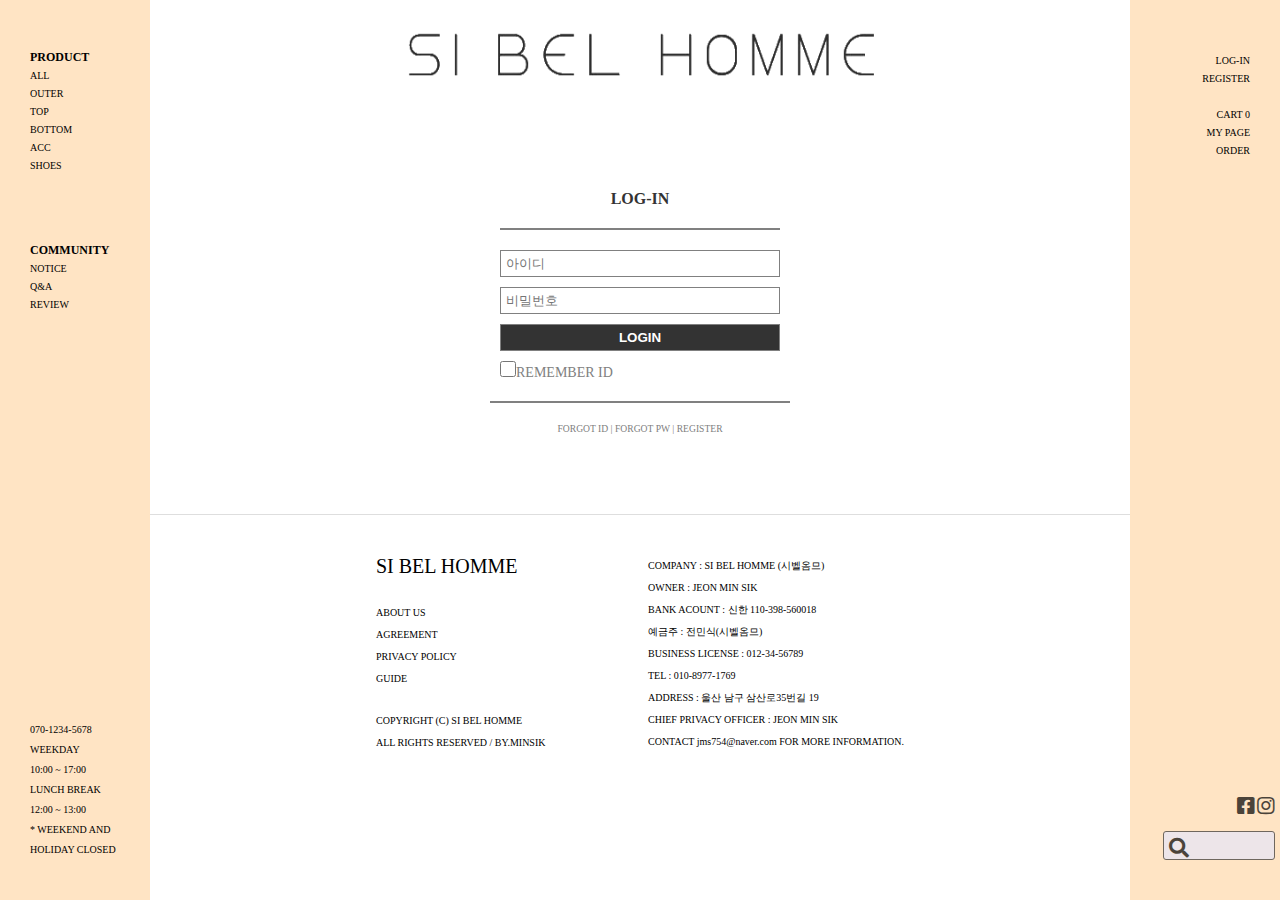
<file: sibelhomme-login.html>
<!DOCTYPE html>
<html lang="ko">
<head>
    <meta charset="UTF-8">
    <meta name="viewport" content="width=device-width, initial-scale=1.0">
    <meta http-equiv="X-UA-Compatible" content="ie=edge">
    <title>SI BEL HOMME</title>
    <link rel="stylesheet" href="https://cdnjs.cloudflare.com/ajax/libs/font-awesome/5.11.2/css/all.min.css">
    <link rel="stylesheet" href="css/sibelhomme.css">
    <style>
    /* 로그인 창 */
    * {box-sizing: border-box;}
        .container{
            display: flex;
            justify-content: center;
            margin-top: 150px;
        }
    .login-content>div {
            margin: 10px 0;
        }
        .login-wrapper{
            width: 300px;
        }
        /* .login-content input{
            width: 100%;
            border: 1px solid gray;
        } */
        .login-content input[type=submit] {
            background-color: #333;
            color: #fff;
            font-weight: 900;
            border: 1px solid gray;
            /* padding: 10px; */

        }
        .login-content input[type=checkbox] {
            width: 16px;
            height: 16px;
        }
        .login-title {
            text-align: center;
            font-size: 16px;
            margin: 0 0 20px;
            padding: 0 0 20px;
            color: #333;
            border-bottom: 2px solid gray;
        }
        #loginForm {
            border-bottom: 2px solid gray;
            padding: 10px;
        }
        #id-remember {
            font-size: 14px;
            color: gray;
        }
        
        #id,#pw, #loginBtn {
            width: 100%;
            border: 1px solid gray;
            padding: 5px;
        }
        /* 비밀번호 찾기 */
        .find_info {
            margin-top: 20px;
            font-size: 0.6rem;
            color: gray;
            text-align: center;
        }
        .find_info>a {
            text-decoration: none;
            color: gray;
        }
        .find_info>a:hover {
            text-decoration: underline;
        }
        /* 오류 메세지 */
        .errmsg {
            color: red;
            font-Size: 0.7em;
            /* font-weight: bold; */
        }
    </style>
    <script src="js/login.js"></script>
    <script src="js/mobilemenu.js"></script> 
</head>
<body>
    <div class="wrapper">
        <div class="top">
            <nav id="mobile">
                <div class="product">
                    <ul>
                        <h3>PRODUCT</h3>
                        <li><a href="">ALL</a></li>
                        <li><a href="">OUTER</a></li>
                        <li><a href="">TOP</a></li>
                        <li><a href="">BOTTOM</a></li>
                        <li><a href="">ACC</a></li>
                        <li><a href="">SHOES</a></li>
                    </ul>
                </div>
                <div class="community">
                    <ul>
                        <h3>COMMUNITY</h3> 
                        <li><a href="">NOTICE</a></li>
                        <li><a href="">Q&A</a></li>
                        <li><a href="">REVIEW</a></li>
                    </ul>
                </div>
            <div class="user-area">
                <ul>
                    <li><a href="sibelhomme-login.html">LOG-IN</a></li>
                    <li><a href="sibelhomme-register.html">REGISTER</a></li>
                    <li><a href="">CART </a><span>0</span></li>
                    <li><a href="">MY PAGE</a></li>
                    <li><a href="">ORDER</a></li>
                </ul>
            </div>
                <div class="search">
                    <div class="icon">
                        <a href="https://www.facebook.com/jeonminsik94" target="_blank">
                            <i class="fab fa-facebook-square fa-2x"></i>
                        </a>
                        <a href="https://www.instagram.com/sii.ki/" target="_blank">
                            <i class="fab fa-instagram fa-2x"></i>
                        </a>
                    </div>
                    
                <div class="cs-center">
                    <ul>
                        <li>070-1234-5678</li>
                        <li>WEEKDAY <br>
                            10:00 ~ 17:00</li>
                        <li>LUNCH BREAK <br>
                            12:00 ~ 13:00 </li>
                        <li>* WEEKEND AND <br>
                             HOLIDAY CLOSED</li>
                    </ul>
                </div>
            </nav>
            <a href="" class="tab"><span>tab</span><i class="fas fa-bars fa-2x"></i></a>
            <div class="topin">
                <a href="index.html"><img src="img/LOGO4.png" alt=""></a>
            </div>
                <div class="searchbox">
                    <a href=""><i class="fas fa-search fa-2x"></i></a>
                </div>
        </div>
        <div class="container">
            <div class="dim">
            
            </div>
            <div class="leftMenu">
                <div class="product">
                    <ul>
                        <h3>PRODUCT</h3>
                        <li><a href="">ALL</a></li>
                        <li><a href="">OUTER</a></li>
                        <li><a href="">TOP</a></li>
                        <li><a href="">BOTTOM</a></li>
                        <li><a href="">ACC</a></li>
                        <li><a href="">SHOES</a></li>
                    </ul>
                </div>
                <div class="community">
                    <ul>
                        <h3>COMMUNITY</h3> 
                        <li><a href="">NOTICE</a></li>
                        <li><a href="">Q&A</a></li>
                        <li><a href="">REVIEW</a></li>
                    </ul>
                </div>
                <div class="cs-center">
                    <ul>
                        <li>070-1234-5678</li>
                        <li>WEEKDAY <br>
                            10:00 ~ 17:00</li>
                        <li>LUNCH BREAK <br>
                            12:00 ~ 13:00 </li>
                        <li>* WEEKEND AND <br>
                             HOLIDAY CLOSED</li>
                    </ul>
                </div>
            </div>
            <div class="rightMenu">
                <ul>
                    <li><a href="sibelhomme-login.html">LOG-IN</a></li>
                    <li><a href="sibelhomme-register.html">REGISTER</a></li>
                    <br>
                    <li><a href="">CART </a><span>0</span></li>
                    <li><a href="">MY PAGE</a></li>
                    <li><a href="">ORDER</a></li>
                </ul>
                <div class="search">
                    <div class="icon">
                        <a href="https://www.facebook.com/jeonminsik94" target="_blank">
                            <i class="fab fa-facebook-square fa-2x"></i>
                        </a>
                        <a href="https://www.instagram.com/sii.ki/" target="_blank">
                            <i class="fab fa-instagram fa-2x"></i>
                        </a>
                    </div>
                   
                        <div class="searchbox">
                            <input type="text" class="text">
                            <a href=""><i class="fas fa-search fa-2x"></i></a>
                        </div>
                 
                </div>
            </div>
            <div class="content">
                <div id="contents">
                    <div class="view">
                        <div class="login-wrapper">
                            <form id="loginForm">
                            <div><h3 class="login-title">LOG-IN</h3></div>
                                <div class="login-content">
                                    <div><input type="text" id="id" value="" placeholder="아이디"></div>
                                    <div><span id="idMsg"></span></div>
                                    <div><input type="password" id="pw" placeholder="비밀번호"></div>
                                    <div><span id="pwMsg"></span></div>
                                    <div><input type="submit" id="loginBtn" value="LOGIN"></div>
                                    <div><input type="checkbox" id="remember"><label id="id-remember">REMEMBER ID</label></div>
                                </div>
                            </form>
                            <div class="find_info">
                                <a href="#">FORGOT ID</a>
                                <span>|</span>
                                <a href="#">FORGOT PW</a>
                                <span>|</span>
                                <a href="sibelhomme-register.html">REGISTER</a>
                            </div>
                        </div>
                    </div>
                </div>        
                </div>
            </div>
        </div> 
                <div class="footer">
                    <div id="footer">
                        <div class="link">
                            <div id="foot-logo"><a href="index.html">SI BEL HOMME</a></div>
                            <div id="notice">
                                <ul>
                                    <li><a href="">ABOUT US</a></li>
                                    <li><a href="">AGREEMENT</a></li>
                                    <li><a href="">PRIVACY POLICY</a></li>
                                    <li><a href="">GUIDE</a></li>
                                </ul>
                            </div>
                            <p>COPYRIGHT (C) SI BEL HOMME <br>
                                ALL RIGHTS RESERVED / by.MinSik</p>
                        </div>
                        <div class="information1">
                            <ul>
                                <li>COMPANY : SI BEL HOMME (시벨옴므)</li>
                                <li>OWNER : JEON MIN SIK</li>
                                <li>BANK ACOUNT : 신한 110-398-560018</li>
                                <li>예금주 : 전민식(시벨옴므)</li>
                                <li>BUSINESS LICENSE : 012-34-56789 </li>
                                <li>TEL : 010-8977-1769</li>
                                <li>ADDRESS : 울산 남구 삼산로35번길 19</li>
                                <li>CHIEF PRIVACY OFFICER : JEON MIN SIK</li>
                                <li>CONTACT jms754@naver.com FOR MORE INFORMATION.</li>
                            </ul>
                        </div>
                    </div>
                </div>
    </div>
</body>
</html>
</file>
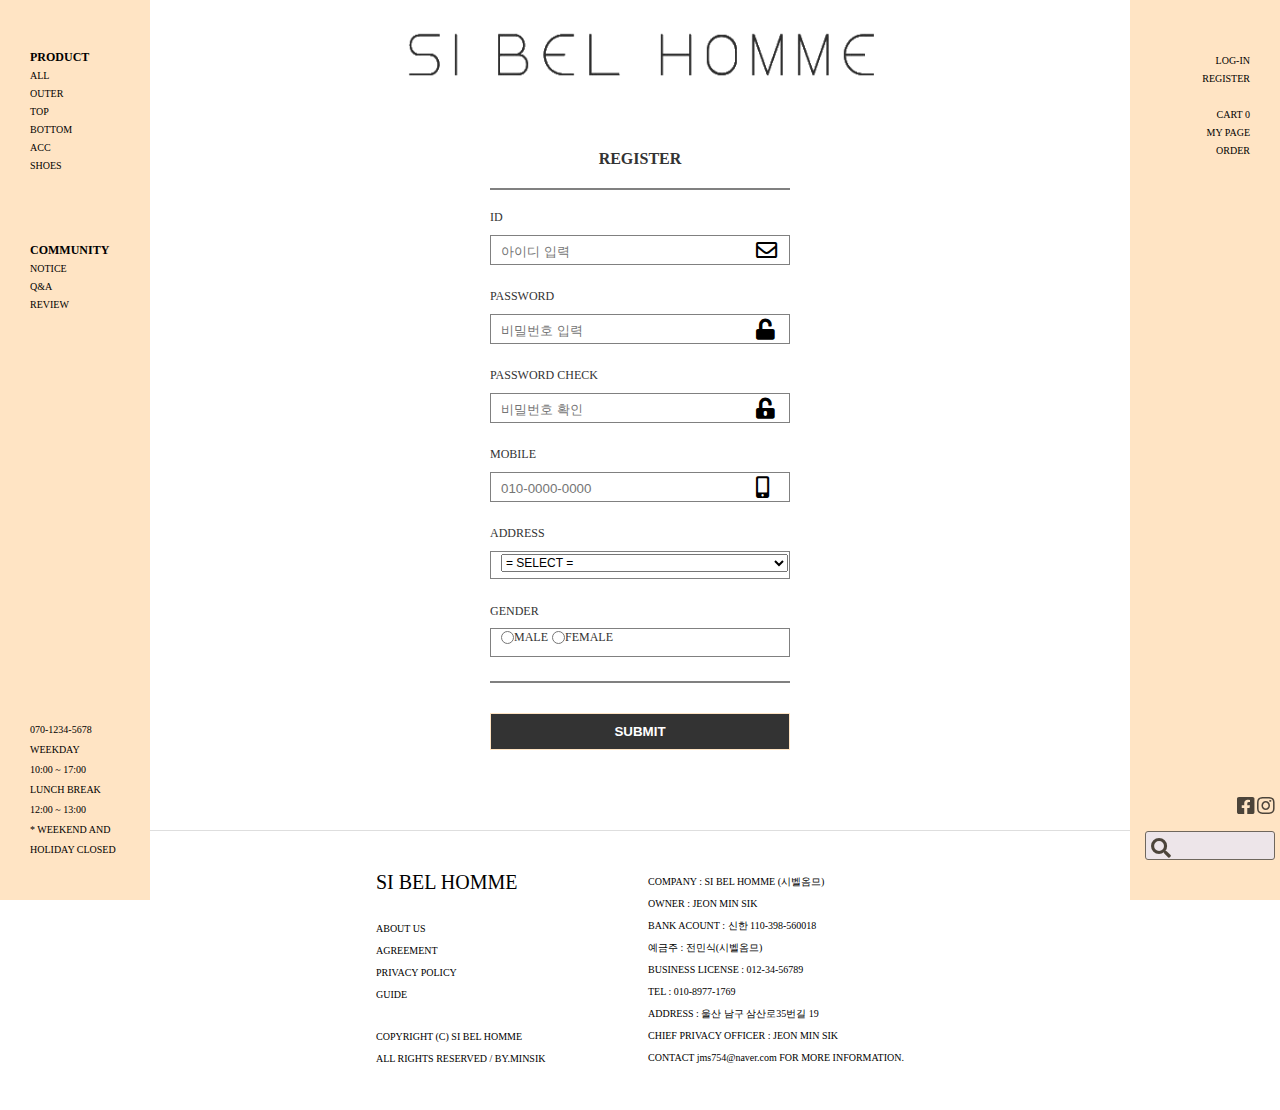
<file: sibelhomme-register.html>
<!DOCTYPE html>
<html lang="ko">
<head>
    <meta charset="UTF-8">
    <meta name="viewport" content="width=device-width, initial-scale=1.0">
    <meta http-equiv="X-UA-Compatible" content="ie=edge">
    <title>SI BEL HOMME</title>
    <link rel="stylesheet" href="https://cdnjs.cloudflare.com/ajax/libs/font-awesome/5.11.2/css/all.min.css">
    <link rel="stylesheet" href="css/sibelhomme.css">
    <style>
    /* 회원가입 css */
.container {
    display: flex;
    justify-content: center;
}
.content {
    display: flex;
    flex-direction: column;
    width: 300px;
    height: 600px;
}
.content div {
    flex:1 1 300px;
}
.content div:nth-child(3),
.content div:nth-child(6),
.content div:nth-child(9),
.content div:nth-child(12),
.content div:nth-child(15),
.content div:nth-child(18) {
  border:1px solid gray;
  padding:1px;
  padding-left:10px;
  background-color:white;
}
.join-title {
    font-size: 16px;
    color: #333;
    margin: 0 0 20px;
    padding: 0 0 20px;
    text-align: center;
    border-bottom: 2px solid gray;
}
button,select {
    width: 100%;
}
input {
    width: 250px;
    border: none;
}
input[type=radio] {
    width: auto;
}
#joinBtn {
    background-color: #333;
    color: #fff;
    font-weight: 900;
    border: 1px solid bisque;
    padding: 10px;
}
.submitbtn {
    padding-top: 30px;
    border-top: 2px solid gray;
}
.fa-envelope, .fa-unlock, .fa-unlock-alt, .fa-mobile-alt{
    padding: 5px 5px;
}
label {
    vertical-align: top;
    color: #333;
    font-size: 12px;
}
#region {
    font-size: 12px;
}
.errmsg {
    color: red;
    font-Size: 0.7em;
}
    </style>
    <script src="js/mobilemenu.js"></script>
    <script src="js/register.js"></script>
</head>
<body>
    <div class="wrapper">
        <div class="top">
            <nav id="mobile">
                <div class="product">
                    <ul>
                        <h3>PRODUCT</h3>
                        <li><a href="">ALL</a></li>
                        <li><a href="">OUTER</a></li>
                        <li><a href="">TOP</a></li>
                        <li><a href="">BOTTOM</a></li>
                        <li><a href="">ACC</a></li>
                        <li><a href="">SHOES</a></li>
                    </ul>
                </div>
                <div class="community">
                    <ul>
                        <h3>COMMUNITY</h3> 
                        <li><a href="">NOTICE</a></li>
                        <li><a href="">Q&A</a></li>
                        <li><a href="">REVIEW</a></li>
                    </ul>
                </div>
            <div class="user-area">
                <ul>
                    <li><a href="sibelhomme-login.html">LOG-IN</a></li>
                    <li><a href="sibelhomme-register.html">REGISTER</a></li>
                    <li><a href="">CART </a><span>0</span></li>
                    <li><a href="">MY PAGE</a></li>
                    <li><a href="">ORDER</a></li>
                </ul>
            </div>
                <div class="search">
                    <div class="icon">
                        <a href="https://www.facebook.com/jeonminsik94" target="_blank">
                            <i class="fab fa-facebook-square fa-2x"></i>
                        </a>
                        <a href="https://www.instagram.com/sii.ki/" target="_blank">
                            <i class="fab fa-instagram fa-2x"></i>
                        </a>
                    </div> 
                <div class="cs-center">
                    <ul>
                        <li>070-1234-5678</li>
                        <li>WEEKDAY <br>
                            10:00 ~ 17:00</li>
                        <li>LUNCH BREAK <br>
                            12:00 ~ 13:00 </li>
                        <li>* WEEKEND AND <br>
                             HOLIDAY CLOSED</li>
                    </ul>
                </div>
            </nav>
            <a href="" class="tab"><span>tab</span><i class="fas fa-bars fa-2x"></i></a>
            <div class="topin">
                <a href="index.html"><img src="img/LOGO4.png" alt=""></a>
            </div>
            <div class="searchbox">
                <a href=""><i class="fas fa-search fa-2x"></i></a>
            </div>
        </div>
        <div class="container">
            <div class="dim">
            
            </div>
            <div class="leftMenu">
                <div class="product">
                    <ul>
                        <h3>PRODUCT</h3>
                        <li><a href="">ALL</a></li>
                        <li><a href="">OUTER</a></li>
                        <li><a href="">TOP</a></li>
                        <li><a href="">BOTTOM</a></li>
                        <li><a href="">ACC</a></li>
                        <li><a href="">SHOES</a></li>
                    </ul>
                </div>
                <div class="community">
                    <ul>
                        <h3>COMMUNITY</h3> 
                        <li><a href="">NOTICE</a></li>
                        <li><a href="">Q&A</a></li>
                        <li><a href="">REVIEW</a></li>
                    </ul>
                </div>
                <div class="cs-center">
                    <ul>
                        <li>070-1234-5678</li>
                        <li>WEEKDAY <br>
                            10:00 ~ 17:00</li>
                        <li>LUNCH BREAK <br>
                            12:00 ~ 13:00 </li>
                        <li>* WEEKEND AND <br>
                             HOLIDAY CLOSED</li>
                    </ul>
                </div>
            </div>
            <div class="rightMenu">
                <ul>
                    <li><a href="sibelhomme-login.html">LOG-IN</a></li>
                    <li><a href="sibelhomme-register.html">REGISTER</a></li>
                    <br>
                    <li><a href="">CART </a><span>0</span></li>
                    <li><a href="">MY PAGE</a></li>
                    <li><a href="">ORDER</a></li>
                </ul>
                <div class="search">
                    <div class="icon">
                        <a href="https://www.facebook.com/jeonminsik94" target="_blank">
                            <i class="fab fa-facebook-square fa-2x"></i>
                        </a>
                        <a href="https://www.instagram.com/sii.ki/" target="_blank">
                            <i class="fab fa-instagram fa-2x"></i>
                        </a>
                    </div>
                    <form>
                        <div class="searchbox">
                            <input type="text" class="text">
                            <a href=""><i class="fas fa-search fa-2x"></i></a>
                        </div>
                    </form>
                </div>
            </div>
            <div class="content">
                <div><h3 class="join-title">REGISTER</h3></div>
                <div><label for="id">ID</label></div>
                <div><input type="text" name="id" id="id" placeholder="아이디 입력"><i class="far fa-envelope fa-lg"></i></div>
                <div><span class="errmsg" id="id_errmsg"></span></div>
                
                <div><label for="pw">PASSWORD</label></div>
                <div><input type="password" name="pw" id="pw" placeholder="비밀번호 입력"><i class="fas fa-unlock fa-lg"></i></div>
                <div><span class="errmsg" id="pw_errmsg"></span></div>
                
                <div><label for="pwChk">PASSWORD CHECK</label></div>
                <div><input type="password" id="pwChk" placeholder="비밀번호 확인"><i class="fas fa-unlock-alt fa-lg"></i></div>
                <div><span class="errmsg" id="pwChk_errmsg"></span></div>
                
                <div><label for="tel">MOBILE</label></div>
                <div><input type="tel" name="tel" id="tel" placeholder="010-0000-0000"><i class="fas fa-mobile-alt fa-lg"></i></div>
                <div><span class="errmsg" id="tel_errmsg"></span></div>
                
                <div><label for="region">ADDRESS</label></div>
                <div>
                    <select name="region" id="region">
                        <option value="">= SELECT =</option>
                        <option value="서울">서울</option>
                        <option value="경기">경기</option>
                        <option value="대구">대구</option>
                        <option value="부산">부산</option>
                        <option value="울산">울산</option>
                    </select>
                </div>
                <div><span class="errmsg" id="region_errmsg"></span></div>
                
                <div><label for="men">GENDER</label></div>
                <div>
                    <input type="radio" name="gender" id="men"><label for="men">MALE</label>
                    <input type="radio" name="gender" id="women"><label for="women">FEMALE</label>
                </div>
                <div><span class="errmsg" id="gender_errmsg"></span></div>
                
                <div class="submitbtn"><button type="submit" id="joinBtn">SUBMIT</button></div>
                </div>
            </div>
        </div> 
                <div class="footer">
                    <div id="footer">
                        <div class="link">
                            <div id="foot-logo"><a href="index.html">SI BEL HOMME</a></div>
                            <div id="notice">
                                <ul>
                                    <li><a href="">ABOUT US</a></li>
                                    <li><a href="">AGREEMENT</a></li>
                                    <li><a href="">PRIVACY POLICY</a></li>
                                    <li><a href="">GUIDE</a></li>
                                </ul>
                            </div>
                            <p>COPYRIGHT (C) SI BEL HOMME <br>
                                ALL RIGHTS RESERVED / by.MinSik</p>
                        </div>
                        <div class="information1">
                            <ul>
                                <li>COMPANY : SI BEL HOMME (시벨옴므)</li>
                                <li>OWNER : JEON MIN SIK</li>
                                <li>BANK ACOUNT : 신한 110-398-560018</li>
                                <li>예금주 : 전민식(시벨옴므)</li>
                                <li>BUSINESS LICENSE : 012-34-56789 </li>
                                <li>TEL : 010-8977-1769</li>
                                <li>ADDRESS : 울산 남구 삼산로35번길 19</li>
                                <li>CHIEF PRIVACY OFFICER : JEON MIN SIK</li>
                                <li>CONTACT jms754@naver.com FOR MORE INFORMATION.</li>
                            </ul>
                        </div>
                    </div>
                </div>
    </div>
</body>
</html>
</file>
<file: css/sibelhomme.css>
@charset "utf-8";
* {margin: 0; padding: 0;}
    .wrapper {
        width: 100%;
    }
    h2 {
        margin: 100px 60px 20px;
        text-align: right;
        color: #333;
        font-weight: 400;
    }
    li {
        list-style: none;
        display: list-item;
    }
    a {
        text-decoration: none;
        color: black;

    }
    .top,.leftMenu,.rightMenu {
        position: fixed;
        text-transform: uppercase;
    }
    .top {
        position: fixed;
        top : 30px;
        width: 100%;
        z-index: 4;
    }
    .top .topin {
        font-size: 30px;
        text-align: center;
        margin: 0 auto;
        
    }
    .topin>a>img {
        width: 480px; height: 50px;
    }
    .container {
        position: relative;
        min-height: 100%;
        margin: 150px 120px 0;
    }
    .leftMenu {
        background-color: bisque;
        left: 0;
        top : 0;
        width: 150px;
        height: 100%;
        z-index: 6;
    }
    h3 {
        font-size: 12px;
        font-weight: 900;
    }
    .leftMenu .product {
        margin: 50px 0 0 30px;
        
    }
    .leftMenu .community {
        margin: 70px 0 0 30px;
        
    }
    .leftMenu .cs-center {
        position: absolute;
        bottom: 40px;
        left: 30px;
        line-height: 20px;
    }
    .leftMenu a, .rightMenu a, span, .cs-center {
        font-size: 10px;
    }
    .rightMenu {
        background-color: bisque;
        right: 0;
        top : 0;
        width: 150px;
        height: 100%;
        z-index: 5;
        text-align: right;
    }
    .rightMenu>ul {
        margin: 50px 30px 0 0;
    }
    .rightMenu .search {
        position: absolute;
        right: 0;
        bottom: 40px;
        padding: 0 5px;
        width: 100%;
        opacity: 0.7;
    }
    .rightMenu .search .icon {
        margin: 0 0 15px;
        font-size: 0;
    }
    .icon {
        display: inline-block;
    }
    .rightMenu .search .searchbox {
        position: relative;
        border: 1px solid #333;
        border-radius: 3px;
        padding: 3px 4px 4px 4px;
        display: inline-block;
        background-color: lavender;
        width: 80%;
    }
    .rightMenu .search .text {
        margin: 0 0 0 25px;
        width: 70%;
        height: 20px;
        color: #333;
        background: none;
        border: none;
        font-size: 16px;
        line-height: 24px;
    }
    .fa-search {
        position: absolute;
        left: 5px;
        top : 6px;
    }

    .content {     
        margin: 0 40px;
        padding: 0;
        vertical-align: top;
    }
    #contents {
        position: relative;
        letter-spacing: 0;
    }

    .view {
        padding-bottom: 0;
        margin: 30px -10px 0;
    }
    .view ul {
        display: table;
        width: 100%;
        table-layout: fixed;
    }
    .view li {
        display: inline-block;
        width: 33.33%;
        
    }
    .view li a {
        display: block;
        position: relative;
        /* padding: 10px; */
        margin: 0 5px;
        text-align: center;
        font-size: 12px;
    }
    .view li:hover {
        opacity: 0.6;
        transition: .5s;
    }

    .view a img {
        max-width: 100%;
        height: auto;
        border: none;
        vertical-align: top;
    }
    #community {
        display: flex;
        flex: 1;
        justify-content: space-between;
        align-items: center;
    }
    #community .notice {
        display: inline-block;
    }
    #community .QA {
        display: inline-block;
    }
    #community .review {
        display: inline-block;
    }
    
    .footer {
        position: relative;
        margin: 80px 90px 0;
        border-top: 1px solid #dedede;
    }
    #footer {
        position: relative;
        margin: 0 auto 0;
        padding: 40px;
        font-size: 10px;
        text-align: center;
    }
    #foot-logo {
        font-size: 20px;
        vertical-align: middle;
        margin-bottom: 25px;
        text-align: left;
    }
    #notice ul li {
        text-align: left;
    }
    .link {
        display: inline-block;
        vertical-align: top;
        text-transform: uppercase;
        margin: 0 100px 0 0;
        line-height: 22px;     
    }
    p {
        margin: 20px 0 0;
        text-align: left;
    }
    .information1 {
        display: inline-block;
        line-height: 22px;
    }
    .information1 ul li {
        text-align: left;
    }
    #mobile {
            position: fixed;
            padding: 50px 0 0 30px;
            left:-400px; top:0px;
            width: 320px;
            height: 100%;
            background-color: bisque;
            transition: left .5s;
            font-size: 10px;
            z-index: 100;
        }
        .top #mobile {
            z-index: 100;
        }
        #mobile a {
            line-height: 20px;
        }
        #mobile h3 {
            margin-bottom: 10px;
        }
        #mobile .cs-center {
            position: absolute;
            bottom: 100px;
            left: 30px;
            line-height: 15px;
        }
        #mobile .community {
            margin: 30px 0 0 0;
        }
        #mobile .user-area {
            margin: 30px 0 0 0;
        }
        #mobile.active {
            left: 0px;
        }
        #mobile .search {
            margin: 15px 0 0 0;
        }
        .tab {
            display: none;
            position: absolute;
            left: 10px; top: 7px;
            width: 40px; 
            height: 40px; 
        }
        .top .tab span {
            display: block;
            width: 0; height: 0;
            overflow: hidden;
            text-indent: -999999px;
        }
        .top .searchbox {
            position: absolute;
            right: 10px; top: 3px;
            width: 40px;
            height: 40px;
        }
        .dim {
            display: none;
            position: fixed;
            left: 0; right: 0; top: 0; bottom: 0;
            background-color: rgba(0,0,0,.4);
            z-index: 3;
        }
        .dim.active{
            display: block;
        }

    @media screen and (min-width: 367px) and (max-width: 767px){
        .topin>a>img {
            width: 280px; height: 50px;
        }
            .top {
                top:10px;
            }
            .container {
                margin: 150px 0 0 0;
            }
            .content {
                margin: 10px;
            }
            .leftMenu,.rightMenu {
                display: none;
            }
            .top .tab {
                display: block;
            }
            .view li {
                width: 50%;
            }
            .footer {
                margin: 80px 0 0 0;
            }
        }
    @media screen and (min-width: 768px) and (max-width: 1023px){
            .topin>a>img {
            width: 420px; height: 50px;
            }
            .top {
                 top:20px;
             }
            .container {
                margin: 150px 85px 0;
            }
            .leftMenu {
                width: 115px;
            }
            .leftMenu>.product {
                margin: 50px 0 0 20px;
            }
            .leftMenu>.community {
                margin: 70px 0 0 20px;
            }
            .leftMenu .cs-center {
                left: 20px;
            }
            .rightMenu {
                width: 115px;
            }
            .rightMenu>ul {
                margin: 50px 20px 0 0 ;
            }
            .view li {
                width: 50%;
            }
        }
</file>
